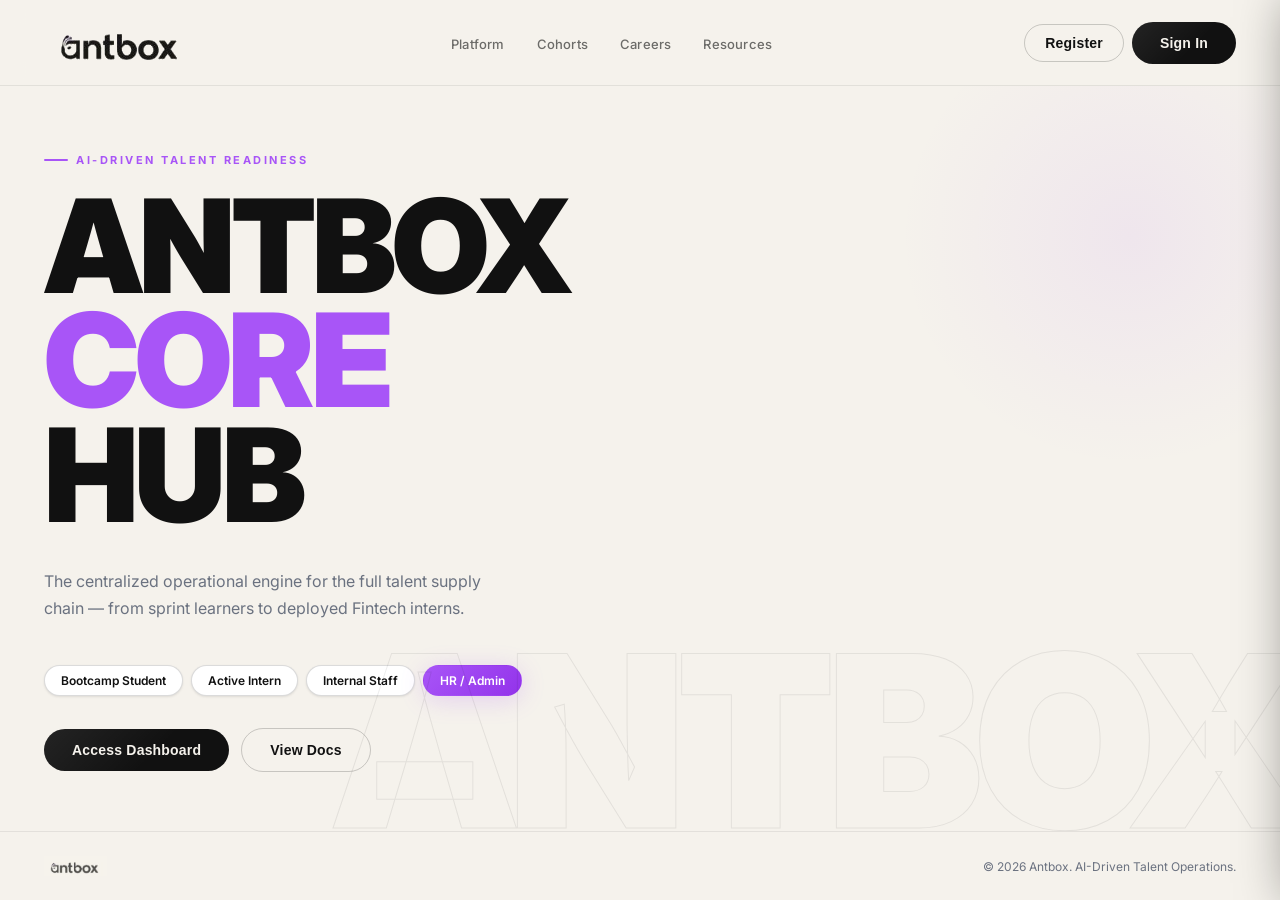
<file: frontend/index.html>
<!doctype html>
<html lang="en">
  <head>
    <link rel="icon" type="image/png" href="assets/favicon.png" />
    <meta charset="UTF-8" />
    <meta name="viewport" content="width=device-width, initial-scale=1.0" />
    <title>Antbox — Core Operational Hub</title>
    <link
      href="https://fonts.googleapis.com/css2?family=Inter:wght@300;400;500;600;700;800;900&display=swap"
      rel="stylesheet"
    />
    <link rel="stylesheet" href="styles/main.css" />
    <link rel="stylesheet" href="styles/antbox-brand.css" />
  </head>
  <body>
    <!-- ═══════════════════════════════ LANDING PAGE ═══════════════════════════════ -->
    <div id="landing-page">
      <nav class="landing-nav">
        <div class="landing-logo">
          <img
            src="assets/antbox-logo-transparent.png"
            alt="Antbox"
            class="nav-logo-img"
          />
        </div>
        <ul class="landing-nav-links">
          <li>
            <a
              href="https://theantbox.com/"
              target="_blank"
              rel="noopener noreferrer"
              >Platform</a
            >
          </li>
          <li><a href="cohorts.html">Cohorts</a></li>
          <li><a href="careers.html">Careers</a></li>
          <li><a href="resources.html">Resources</a></li>
        </ul>
        <div style="display: flex; gap: 8px; align-items: center">
          <button
            class="btn-ghost"
            onclick="openRegisterModal()"
            style="padding: 10px 20px"
          >
            Register
          </button>
          <button class="btn-primary" onclick="openLoginModal()">
            Sign In
          </button>
        </div>
      </nav>
      <div class="landing-hero">
        <div class="hero-label">AI-Driven Talent Readiness</div>
        <h1 class="hero-title">ANTBOX<br /><span>CORE</span><br />HUB</h1>
        <p class="hero-subtitle">
          The centralized operational engine for the full talent supply chain —
          from sprint learners to deployed Fintech interns.
        </p>

        <div class="role-pills">
          <span class="role-pill">Bootcamp Student</span>
          <span class="role-pill">Active Intern</span>
          <span class="role-pill">Internal Staff</span>
          <span class="role-pill active-purple">HR / Admin</span>
        </div>

        <div class="hero-cta-row">
          <button class="btn-primary" onclick="openLoginModal()">
            Access Dashboard
          </button>
          <button class="btn-ghost" onclick="openDocsModal()">View Docs</button>
        </div>

        <div class="hero-bg-text">ANTBOX</div>
      </div>

      <!-- ═══════════════════ LANDING SECTIONS ═══════════════════ -->

      <footer class="landing-footer">
        <div class="footer-logo">
          <img
            src="assets/antbox-logo.png"
            alt="Antbox"
            class="nav-logo-img"
            style="height: 20px; opacity: 0.75"
          />
        </div>
        <div style="font-size: 12px; color: var(--muted)">
          © 2026 Antbox. AI-Driven Talent Operations.
        </div>
      </footer>
    </div>

    <!-- ═══════════════════════════════ LOGIN MODAL ═══════════════════════════════ -->
    <div class="modal-overlay" id="loginModal">
      <div class="modal-card" style="position: relative">
        <button class="modal-close" onclick="closeLoginModal()">
          <svg
            xmlns="http://www.w3.org/2000/svg"
            width="14"
            height="14"
            viewBox="0 0 24 24"
            fill="none"
            stroke="currentColor"
            stroke-width="2.5"
            stroke-linecap="round"
            stroke-linejoin="round"
          >
            <path d="M18 6 6 18" />
            <path d="m6 6 12 12" />
          </svg>
        </button>
        <div class="modal-title">Sign In</div>
        <div class="modal-subtitle">
          Access your Antbox workspace via your role identity.
        </div>

        <div class="form-group">
          <label class="form-label">Email Address</label>
          <input
            type="email"
            class="form-input"
            placeholder="name@antbox.io"
            id="loginEmail"
          />
        </div>
        <div class="form-group">
          <label class="form-label">Password</label>
          <input
            type="password"
            class="form-input"
            placeholder="••••••••"
            id="loginPwd"
          />
        </div>
        <div class="form-group">
          <label class="form-label">Role Portal</label>
          <select class="form-select" id="loginRole">
            <option value="student">Bootcamp Student</option>

            <option value="intern">Active Intern</option>

            <option value="staff">Internal Staff</option>

            <option value="admin">HR / Admin</option>
          </select>
        </div>
        <button
          class="btn-primary"
          style="width: 100%; margin-top: 8px; border-radius: 12px"
          onclick="doLogin()"
        >
          Authenticate
        </button>
      </div>
    </div>

    <!-- ═══════════════════════════════ REGISTER MODAL ═══════════════════════════════ -->
    <div class="modal-overlay" id="registerModal">
      <div
        class="modal-card"
        style="position: relative; max-height: 90vh; overflow-y: auto"
      >
        <button class="modal-close" onclick="closeRegisterModal()">
          <svg
            xmlns="http://www.w3.org/2000/svg"
            width="14"
            height="14"
            viewBox="0 0 24 24"
            fill="none"
            stroke="currentColor"
            stroke-width="2.5"
            stroke-linecap="round"
            stroke-linejoin="round"
          >
            <path d="M18 6 6 18" />
            <path d="m6 6 12 12" />
          </svg>
        </button>
        <div class="modal-title">Create Account</div>
        <div class="modal-subtitle">
          Join Antbox — your role-based workspace awaits.
        </div>

        <div class="form-group">
          <label class="form-label">Full Name</label>
          <input
            type="text"
            class="form-input"
            placeholder="e.g. Priya Sharma"
            id="regName"
          />
        </div>
        <div class="form-group">
          <label class="form-label">Email Address</label>
          <input
            type="email"
            class="form-input"
            placeholder="name@antbox.io"
            id="regEmail"
          />
        </div>
        <div class="form-group">
          <label class="form-label">Password</label>
          <input
            type="password"
            class="form-input"
            placeholder="••••••••"
            id="regPwd"
          />
        </div>
        <div class="form-group">
          <label class="form-label">Confirm Password</label>
          <input
            type="password"
            class="form-input"
            placeholder="••••••••"
            id="regPwdConfirm"
          />
        </div>
        <div class="form-group">
          <label class="form-label">Role</label>
          <select class="form-select" id="regRole">
            <option value="student">Bootcamp Student</option>

            <option value="intern">Active Intern</option>

            <option value="staff">Internal Staff</option>

            <option value="admin">HR / Admin</option>
          </select>
        </div>
        <div class="form-group">
          <label class="form-label">Track</label>
          <select class="form-select" id="regTrack">
            <option value="SDE">SDE — Software Development</option>
            <option value="GTM">GTM — Go-To-Market / Product</option>
          </select>
        </div>
        <div class="form-group">
          <label class="form-label">College / Institution</label>
          <input
            type="text"
            class="form-input"
            placeholder="e.g. IIT Bombay"
            id="regCollege"
          />
        </div>
        <button
          class="btn-primary"
          style="width: 100%; margin-top: 8px; border-radius: 12px"
          onclick="doRegister()"
        >
          Create Account
        </button>
        <div
          style="
            text-align: center;
            margin-top: 16px;
            font-size: 12px;
            color: var(--muted);
          "
        >
          Already have an account?
          <a
            href="#"
            onclick="
              closeRegisterModal();
              openLoginModal();
              return false;
            "
            style="color: var(--purple); font-weight: 600"
            >Sign In</a
          >
        </div>
      </div>
    </div>

    <!-- ═══════════════════════════════ DOCS MODAL ═══════════════════════════════ -->
    <div class="modal-overlay" id="docsModal">
      <div
        class="modal-card"
        style="
          position: relative;
          width: 600px;
          max-width: 95vw;
          max-height: 88vh;
          overflow-y: auto;
        "
      >
        <button class="modal-close" onclick="closeDocsModal()">
          <svg
            xmlns="http://www.w3.org/2000/svg"
            width="14"
            height="14"
            viewBox="0 0 24 24"
            fill="none"
            stroke="currentColor"
            stroke-width="2.5"
            stroke-linecap="round"
            stroke-linejoin="round"
          >
            <path d="M18 6 6 18" />
            <path d="m6 6 12 12" />
          </svg>
        </button>
        <div class="modal-title" id="docsModalTitle">Documentation</div>
        <div class="modal-subtitle" id="docsModalSub"></div>
        <div id="docsModalBody" style="margin-top: 8px"></div>
      </div>
    </div>

    <!-- ═══════════════════════════════ NOTIFICATION DRAWER ═══════════════════════════════ -->
    <div id="notifDrawer" class="notif-drawer">
      <div class="notif-drawer-header">
        <div style="font-size: 15px; font-weight: 700">Notifications</div>
        <button
          onclick="closeNotifDrawer()"
          style="
            background: none;
            border: none;
            font-size: 18px;
            cursor: pointer;
            color: var(--cream);
            opacity: 0.6;
          "
        >
          <svg
            xmlns="http://www.w3.org/2000/svg"
            width="14"
            height="14"
            viewBox="0 0 24 24"
            fill="none"
            stroke="currentColor"
            stroke-width="2"
            stroke-linecap="round"
            stroke-linejoin="round"
            class="lucide-icon"
          >
            <path d="M18 6 6 18" />
            <path d="m6 6 12 12" />
          </svg>
        </button>
      </div>
      <div id="notifList" class="notif-list">
        <div
          style="
            text-align: center;
            padding: 32px;
            color: rgba(255, 255, 255, 0.3);
            font-size: 13px;
          "
        >
          Loading…
        </div>
      </div>
    </div>
    <div
      id="notifBackdrop"
      class="notif-backdrop"
      onclick="closeNotifDrawer()"
    ></div>

    <!-- ═══════════════════════════════ APP SHELL ═══════════════════════════════ -->
    <div id="app-shell">
      <!-- ── Sidebar ── -->
      <nav class="sidebar" id="sidebar">
        <div class="sidebar-header">
          <div class="sidebar-logo">
            <img
              src="assets/antbox-sidebar.png"
              alt="Antbox"
              class="sidebar-logo-img"
            />
          </div>
          <div
            style="
              display: flex;
              align-items: center;
              justify-content: space-between;
              margin-bottom: 12px;
            "
          >
            <div
              style="
                font-size: 11px;
                font-weight: 600;
                letter-spacing: 0.5px;
                color: rgba(255, 255, 255, 0.3);
                text-transform: uppercase;
              "
            >
              Workspace
            </div>
            <button
              id="notifBell"
              onclick="openNotifDrawer()"
              title="Notifications"
              style="
                position: relative;
                background: none;
                border: none;
                cursor: pointer;
                color: rgba(255, 255, 255, 0.4);
                font-size: 18px;
                padding: 4px;
                line-height: 1;
                transition: color 0.2s;
              "
              onmouseover="this.style.color = 'white'"
              onmouseout="this.style.color = 'rgba(255,255,255,0.4)'"
            >
              <svg
                xmlns="http://www.w3.org/2000/svg"
                width="16"
                height="16"
                viewBox="0 0 24 24"
                fill="none"
                stroke="currentColor"
                stroke-width="2"
                stroke-linecap="round"
                stroke-linejoin="round"
                class="lucide-icon"
              >
                <path d="M6 8a6 6 0 0 1 12 0c0 7 3 9 3 9H3s3-2 3-9" />
                <path d="M10.3 21a1.94 1.94 0 0 0 3.4 0" />
              </svg>
              <span id="notifBadge" class="notif-badge" style="display: none"
                >0</span
              >
            </button>
          </div>
          <div class="sidebar-user-card">
            <div class="sidebar-user-name" id="sidebarUserName">Loading…</div>
            <div class="sidebar-user-role" id="sidebarUserRole">—</div>
          </div>
        </div>

        <div class="sidebar-nav" id="sidebarNav">
          <!-- built by buildSidebar() -->
        </div>

        <div class="sidebar-footer">
          <button class="logout-btn" onclick="doLogout()">
            <svg
              width="16"
              height="16"
              viewBox="0 0 24 24"
              fill="none"
              stroke="currentColor"
              stroke-width="2"
              stroke-linecap="round"
            >
              <path d="M9 21H5a2 2 0 0 1-2-2V5a2 2 0 0 1 2-2h4" />
              <polyline points="16 17 21 12 16 7" />
              <line x1="21" y1="12" x2="9" y2="12" />
            </svg>
            Sign Out
          </button>
          <div class="connectivity-badge offline" id="connectivityBadge">
            <div class="conn-dot"></div>
            <span id="connectivityLabel">◌ Offline</span>
          </div>
        </div>
      </nav>

      <!-- ── Main Content ── -->
      <main class="main-content" id="mainContent">
        <!-- ──────────────── STUDENT VIEWS ──────────────── -->

        <div class="page-view" id="view-overview">
          <div class="page-header">
            <div>
              <div class="page-title" id="overviewTitle">Dashboard</div>
              <div class="page-desc" id="overviewDesc">
                Welcome back. Here's your operational snapshot.
              </div>
            </div>
            <div class="date-badge" id="dateBadge"></div>
          </div>
          <div class="stats-grid" id="statsRow"></div>
          <div class="content-grid thirds" id="overviewGrid"></div>
        </div>

        <div class="page-view" id="view-sprints">
          <div class="page-header">
            <div>
              <div class="page-title">Sprint Modules</div>
              <div class="page-desc">
                Your active learning track. Complete modules to boost readiness.
              </div>
            </div>
          </div>
          <div class="content-grid">
            <div class="card">
              <div class="card-header">
                <div class="card-title">Active Sprint — Week 4</div>
                <button class="card-action">View All</button>
              </div>
              <div class="card-body">
                <div class="sprint-item">
                  <div class="sprint-icon sde">
                    <svg
                      xmlns="http://www.w3.org/2000/svg"
                      width="16"
                      height="16"
                      viewBox="0 0 24 24"
                      fill="none"
                      stroke="currentColor"
                      stroke-width="2"
                      stroke-linecap="round"
                      stroke-linejoin="round"
                      class="lucide-icon"
                    >
                      <path d="m7.5 4.27 9 5.15" />
                      <path
                        d="M21 8a2 2 0 0 0-1-1.73l-7-4a2 2 0 0 0-2 0l-7 4A2 2 0 0 0 3 8v8a2 2 0 0 0 1 1.73l7 4a2 2 0 0 0 2 0l7-4A2 2 0 0 0 21 16Z"
                      />
                      <path d="m3.3 7 8.7 5 8.7-5" />
                      <path d="M12 22V12" />
                    </svg>
                  </div>
                  <div class="sprint-info">
                    <div class="sprint-title">REST API Design Patterns</div>
                    <div class="sprint-meta">SDE Track · 2h estimated</div>
                  </div>
                  <span class="sprint-status status-complete">Done</span>
                </div>
                <div class="sprint-item">
                  <div class="sprint-icon sde">
                    <svg
                      xmlns="http://www.w3.org/2000/svg"
                      width="16"
                      height="16"
                      viewBox="0 0 24 24"
                      fill="none"
                      stroke="currentColor"
                      stroke-width="2"
                      stroke-linecap="round"
                      stroke-linejoin="round"
                      class="lucide-icon"
                    >
                      <path
                        d="M14.7 6.3a1 1 0 0 0 0 1.4l1.6 1.6a1 1 0 0 0 1.4 0l3.77-3.77a6 6 0 0 1-7.94 7.94l-6.91 6.91a2.12 2.12 0 0 1-3-3l6.91-6.91a6 6 0 0 1 7.94-7.94l-3.76 3.76z"
                      />
                    </svg>
                  </div>
                  <div class="sprint-info">
                    <div class="sprint-title">PostgreSQL Schema Design</div>
                    <div class="sprint-meta">SDE Track · 3h estimated</div>
                  </div>
                  <span class="sprint-status status-complete">Done</span>
                </div>
                <div class="sprint-item">
                  <div class="sprint-icon sde">
                    <svg
                      xmlns="http://www.w3.org/2000/svg"
                      width="16"
                      height="16"
                      viewBox="0 0 24 24"
                      fill="none"
                      stroke="currentColor"
                      stroke-width="2"
                      stroke-linecap="round"
                      stroke-linejoin="round"
                      class="lucide-icon"
                    >
                      <circle cx="12" cy="12" r="1" />
                      <path
                        d="M20.2 20.2c2.04-2.03.02-7.36-4.5-11.9-4.54-4.52-9.87-6.54-11.9-4.5-2.04 2.03-.02 7.36 4.5 11.9 4.54 4.52 9.87 6.54 11.9 4.5Z"
                      />
                      <path
                        d="M15.7 15.7c4.52-4.54 6.54-9.87 4.5-11.9-2.03-2.04-7.36-.02-11.9 4.5-4.52 4.54-6.54 9.87-4.5 11.9 2.03 2.04 7.36.02 11.9-4.5Z"
                      />
                    </svg>
                  </div>
                  <div class="sprint-info">
                    <div class="sprint-title">React State Management</div>
                    <div class="sprint-meta">SDE Track · 4h estimated</div>
                  </div>
                  <span class="sprint-status status-active">In Progress</span>
                </div>
                <div class="sprint-item">
                  <div class="sprint-icon gtm">
                    <svg
                      xmlns="http://www.w3.org/2000/svg"
                      width="16"
                      height="16"
                      viewBox="0 0 24 24"
                      fill="none"
                      stroke="currentColor"
                      stroke-width="2"
                      stroke-linecap="round"
                      stroke-linejoin="round"
                      class="lucide-icon"
                    >
                      <line x1="18" x2="18" y1="20" y2="10" />
                      <line x1="12" x2="12" y1="20" y2="4" />
                      <line x1="6" x2="6" y1="20" y2="14" />
                    </svg>
                  </div>
                  <div class="sprint-info">
                    <div class="sprint-title">GTM Strategy Framework</div>
                    <div class="sprint-meta">GTM Track · 2.5h estimated</div>
                  </div>
                  <span class="sprint-status status-locked">Locked</span>
                </div>
                <div class="sprint-item">
                  <div class="sprint-icon sde">
                    <svg
                      xmlns="http://www.w3.org/2000/svg"
                      width="16"
                      height="16"
                      viewBox="0 0 24 24"
                      fill="none"
                      stroke="currentColor"
                      stroke-width="2"
                      stroke-linecap="round"
                      stroke-linejoin="round"
                      class="lucide-icon"
                    >
                      <path
                        d="M10 2v7.527a2 2 0 0 1-.211.896L4.72 20.55a1 1 0 0 0 .9 1.45h12.76a1 1 0 0 0 .9-1.45l-5.069-10.127A2 2 0 0 1 14 9.527V2"
                      />
                      <path d="M8.5 2h7" />
                      <path d="M7 16h10" />
                    </svg>
                  </div>
                  <div class="sprint-info">
                    <div class="sprint-title">Unit Testing with Jest</div>
                    <div class="sprint-meta">SDE Track · 3h estimated</div>
                  </div>
                  <span class="sprint-status status-locked">Locked</span>
                </div>
              </div>
            </div>

            <div class="card">
              <div class="card-header">
                <div class="card-title">Submit Assignment</div>
              </div>
              <div class="card-body">
                <div class="submission-form">
                  <div>
                    <label class="form-label">Track</label>
                    <div class="track-toggle">
                      <button
                        class="track-toggle-btn active"
                        id="trackSDE"
                        onclick="setTrack('SDE')"
                      >
                        SDE
                      </button>
                      <button
                        class="track-toggle-btn"
                        id="trackGTM"
                        onclick="setTrack('GTM')"
                      >
                        GTM / Product
                      </button>
                    </div>
                  </div>
                  <div>
                    <label class="form-label">Assignment Title</label>
                    <input
                      type="text"
                      class="form-input"
                      placeholder="e.g. Week 4 — REST API Build"
                    />
                  </div>
                  <div id="sdeSubmitField">
                    <label class="form-label">GitHub Repository URL</label>
                    <input
                      type="url"
                      class="form-input"
                      placeholder="https://github.com/user/repo"
                    />
                  </div>
                  <div id="gtmSubmitField" style="display: none">
                    <label class="form-label">Deck / Asset URL</label>
                    <input
                      type="url"
                      class="form-input"
                      placeholder="https://figma.com/... or slides link"
                    />
                  </div>
                  <button
                    class="btn-primary"
                    style="border-radius: 12px"
                    onclick="submitAssignment()"
                  >
                    Submit & Run Validation
                  </button>
                </div>
              </div>
            </div>
          </div>
        </div>

        <div class="page-view" id="view-readiness">
          <div class="page-header">
            <div>
              <div class="page-title">Readiness Score</div>
              <div class="page-desc">
                Multi-axis evaluation across pace, quality, and collaboration.
              </div>
            </div>
          </div>
          <div class="stats-grid cols-3" style="margin-bottom: 28px">
            <div class="stat-card purple-card">
              <div class="stat-label">Overall Score</div>
              <div class="stat-value">82</div>
              <div class="stat-delta">↑ +6 this week</div>
            </div>
            <div class="stat-card">
              <div class="stat-label">Submission Pace</div>
              <div class="stat-value">91</div>
              <div class="stat-delta">↑ On Track</div>
            </div>
            <div class="stat-card">
              <div class="stat-label">Review Score</div>
              <div class="stat-value">74</div>
              <div class="stat-delta down">↓ Needs work</div>
            </div>
          </div>
          <div class="content-grid">
            <div class="card">
              <div class="card-header">
                <div class="card-title">Axis Breakdown</div>
              </div>
              <div class="card-body">
                <div style="margin-bottom: 18px">
                  <div
                    style="
                      display: flex;
                      justify-content: space-between;
                      margin-bottom: 4px;
                      font-size: 13px;
                      font-weight: 600;
                    "
                  >
                    <span>Technical Depth</span><span>88%</span>
                  </div>
                  <div class="progress-bar-track">
                    <div class="progress-bar-fill" style="width: 88%"></div>
                  </div>
                </div>
                <div style="margin-bottom: 18px">
                  <div
                    style="
                      display: flex;
                      justify-content: space-between;
                      margin-bottom: 4px;
                      font-size: 13px;
                      font-weight: 600;
                    "
                  >
                    <span>Submission Pacing</span><span>91%</span>
                  </div>
                  <div class="progress-bar-track">
                    <div
                      class="progress-bar-fill green"
                      style="width: 91%"
                    ></div>
                  </div>
                </div>
                <div style="margin-bottom: 18px">
                  <div
                    style="
                      display: flex;
                      justify-content: space-between;
                      margin-bottom: 4px;
                      font-size: 13px;
                      font-weight: 600;
                    "
                  >
                    <span>Peer Review Quality</span><span>74%</span>
                  </div>
                  <div class="progress-bar-track">
                    <div
                      class="progress-bar-fill amber"
                      style="width: 74%"
                    ></div>
                  </div>
                </div>
                <div>
                  <div
                    style="
                      display: flex;
                      justify-content: space-between;
                      margin-bottom: 4px;
                      font-size: 13px;
                      font-weight: 600;
                    "
                  >
                    <span>Attendance Consistency</span><span>79%</span>
                  </div>
                  <div class="progress-bar-track">
                    <div class="progress-bar-fill" style="width: 79%"></div>
                  </div>
                </div>
              </div>
            </div>
            <div class="card">
              <div class="card-header">
                <div class="card-title">Attendance Heatmap</div>
                <span style="font-size: 11px; color: var(--muted)"
                  >June 2026</span
                >
              </div>
              <div class="card-body">
                <div
                  style="
                    display: grid;
                    grid-template-columns: repeat(7, 1fr);
                    gap: 3px;
                    margin-bottom: 8px;
                  "
                >
                  <div
                    style="
                      font-size: 10px;
                      color: var(--muted);
                      text-align: center;
                    "
                  >
                    M
                  </div>
                  <div
                    style="
                      font-size: 10px;
                      color: var(--muted);
                      text-align: center;
                    "
                  >
                    T
                  </div>
                  <div
                    style="
                      font-size: 10px;
                      color: var(--muted);
                      text-align: center;
                    "
                  >
                    W
                  </div>
                  <div
                    style="
                      font-size: 10px;
                      color: var(--muted);
                      text-align: center;
                    "
                  >
                    T
                  </div>
                  <div
                    style="
                      font-size: 10px;
                      color: var(--muted);
                      text-align: center;
                    "
                  >
                    F
                  </div>
                  <div
                    style="
                      font-size: 10px;
                      color: var(--muted);
                      text-align: center;
                    "
                  >
                    S
                  </div>
                  <div
                    style="
                      font-size: 10px;
                      color: var(--muted);
                      text-align: center;
                    "
                  >
                    S
                  </div>
                </div>
                <div class="att-grid" id="attGrid"></div>
                <div
                  style="
                    display: flex;
                    gap: 12px;
                    margin-top: 12px;
                    flex-wrap: wrap;
                  "
                >
                  <div
                    style="
                      display: flex;
                      align-items: center;
                      gap: 4px;
                      font-size: 11px;
                      color: var(--muted);
                    "
                  >
                    <div
                      style="
                        width: 10px;
                        height: 10px;
                        border-radius: 3px;
                        background: rgba(168, 85, 247, 0.2);
                      "
                    ></div>
                    Present
                  </div>
                  <div
                    style="
                      display: flex;
                      align-items: center;
                      gap: 4px;
                      font-size: 11px;
                      color: var(--muted);
                    "
                  >
                    <div
                      style="
                        width: 10px;
                        height: 10px;
                        border-radius: 3px;
                        background: rgba(232, 84, 84, 0.12);
                      "
                    ></div>
                    Absent
                  </div>
                  <div
                    style="
                      display: flex;
                      align-items: center;
                      gap: 4px;
                      font-size: 11px;
                      color: var(--muted);
                    "
                  >
                    <div
                      style="
                        width: 10px;
                        height: 10px;
                        border-radius: 3px;
                        background: rgba(245, 158, 11, 0.12);
                      "
                    ></div>
                    Leave
                  </div>
                </div>
              </div>
            </div>
          </div>
        </div>

        <div class="page-view" id="view-leave">
          <div class="page-header">
            <div>
              <div class="page-title">Leave Request</div>
              <div class="page-desc">
                Submit absence requests. HR will receive an approval email.
              </div>
            </div>
          </div>
          <div class="content-grid">
            <div class="card">
              <div class="card-header">
                <div class="card-title">New Leave Request</div>
              </div>
              <div class="card-body">
                <div class="submission-form">
                  <div>
                    <label class="form-label">From Date</label
                    ><input type="date" class="form-input" />
                  </div>
                  <div>
                    <label class="form-label">To Date</label
                    ><input type="date" class="form-input" />
                  </div>
                  <div>
                    <label class="form-label">Reason</label
                    ><input
                      type="text"
                      class="form-input"
                      placeholder="e.g. Medical appointment"
                    />
                  </div>
                  <button
                    class="btn-primary"
                    style="border-radius: 12px"
                    onclick="submitLeave()"
                  >
                    Submit Request → HR Inbox
                  </button>
                </div>
              </div>
            </div>
            <div class="card">
              <div class="card-header">
                <div class="card-title">Leave Balance</div>
              </div>
              <div class="card-body">
                <div class="ledger-row">
                  <span class="ledger-key">Total Allocated Days</span
                  ><span class="ledger-val">18</span>
                </div>
                <div class="ledger-row">
                  <span class="ledger-key">Used (Approved)</span
                  ><span class="ledger-val negative">−5</span>
                </div>
                <div class="ledger-row">
                  <span class="ledger-key">Pending Review</span
                  ><span class="ledger-val" style="color: var(--amber)">2</span>
                </div>
                <div
                  class="ledger-row"
                  style="
                    border-top: 1px solid var(--dark);
                    margin-top: 8px;
                    padding-top: 14px;
                  "
                >
                  <span style="font-weight: 700">Available Balance</span>
                  <span class="ledger-total">11 days</span>
                </div>
              </div>
            </div>
          </div>
        </div>

        <!-- ──────────────── INTERN / DEPLOYED VIEWS ──────────────── -->

        <div class="page-view" id="view-checkin">
          <div class="page-header">
            <div>
              <div class="page-title">Check-In / Out</div>
              <div class="page-desc">Log your daily operational presence.</div>
            </div>
          </div>
          <div class="content-grid">
            <div class="card">
              <div class="card-header">
                <div class="card-title">Today's Session</div>
              </div>
              <div class="card-body">
                <div class="checkin-widget">
                  <div class="checkin-time">
                    <div class="checkin-clock" id="liveClock">--:--:--</div>
                    <div class="checkin-date" id="liveDate">--</div>
                  </div>
                  <div
                    style="
                      text-align: center;
                      font-size: 13px;
                      color: var(--muted);
                      padding: 8px;
                    "
                  >
                    Status:
                    <strong style="color: var(--dark)" id="checkinStatusText"
                      >Not Checked In</strong
                    >
                  </div>
                  <div class="checkin-btns">
                    <button class="btn-checkin in" onclick="doCheckIn()">
                      ↗ Check In
                    </button>
                    <button class="btn-checkin out" onclick="doCheckOut()">
                      ↙ Check Out
                    </button>
                  </div>
                </div>
              </div>
            </div>
            <div class="card">
              <div class="card-header">
                <div class="card-title">This Week's Log</div>
              </div>
              <div class="card-body">
                <table class="data-table">
                  <thead>
                    <tr>
                      <th>Date</th>
                      <th>Check In</th>
                      <th>Check Out</th>
                      <th>Hours</th>
                    </tr>
                  </thead>
                  <tbody>
                    <tr>
                      <td>Mon, Jun 2</td>
                      <td>09:02 AM</td>
                      <td>06:15 PM</td>
                      <td style="font-weight: 700">9h 13m</td>
                    </tr>
                    <tr>
                      <td>Tue, Jun 3</td>
                      <td>09:17 AM</td>
                      <td>06:00 PM</td>
                      <td style="font-weight: 700">8h 43m</td>
                    </tr>
                    <tr>
                      <td>Wed, Jun 4</td>
                      <td>08:55 AM</td>
                      <td>06:30 PM</td>
                      <td style="font-weight: 700">9h 35m</td>
                    </tr>
                    <tr>
                      <td>Thu, Jun 5</td>
                      <td>
                        <span style="color: var(--amber); font-weight: 600"
                          >Leave</span
                        >
                      </td>
                      <td>—</td>
                      <td>—</td>
                    </tr>
                    <tr>
                      <td>Fri, Jun 6</td>
                      <td>09:10 AM</td>
                      <td>05:50 PM</td>
                      <td style="font-weight: 700">8h 40m</td>
                    </tr>
                  </tbody>
                </table>
              </div>
            </div>
          </div>
        </div>

        <div class="page-view" id="view-ppo">
          <div class="page-header">
            <div>
              <div class="page-title">PPO Tracker</div>
              <div class="page-desc">
                Monitor your client deployment milestones and conversion
                readiness.
              </div>
            </div>
          </div>
          <div class="ppo-track">
            <div class="ppo-header">
              <div>
                <div class="ppo-company">Razorpay Fintech — Deployment</div>
                <div style="font-size: 12px; color: var(--muted)">
                  SDE Track · Started March 2026
                </div>
              </div>
              <div class="ppo-pct">72%</div>
            </div>
            <div class="progress-bar-track" style="margin: 0">
              <div class="progress-bar-fill" style="width: 72%"></div>
            </div>
            <div class="ppo-milestones">
              <div class="ppo-step">
                <div class="ppo-dot done"></div>
                <div class="ppo-step-label">Pool</div>
              </div>
              <div class="ppo-step">
                <div class="ppo-dot done"></div>
                <div class="ppo-step-label">Selected</div>
              </div>
              <div class="ppo-step">
                <div class="ppo-dot current"></div>
                <div class="ppo-step-label">Active</div>
              </div>
              <div class="ppo-step">
                <div class="ppo-dot"></div>
                <div class="ppo-step-label">PPO Review</div>
              </div>
              <div class="ppo-step">
                <div class="ppo-dot"></div>
                <div class="ppo-step-label">Confirmed</div>
              </div>
            </div>
          </div>
          <div class="content-grid">
            <div class="card">
              <div class="card-header">
                <div class="card-title">Client Time Allocation</div>
              </div>
              <div class="card-body">
                <div class="submission-form">
                  <div>
                    <label class="form-label">Project / Task Reference</label
                    ><input
                      type="text"
                      class="form-input"
                      placeholder="e.g. Payment Gateway — Sprint 3"
                    />
                  </div>
                  <div
                    style="
                      display: grid;
                      grid-template-columns: 1fr 1fr;
                      gap: 10px;
                    "
                  >
                    <div>
                      <label class="form-label">Date</label
                      ><input type="date" class="form-input" />
                    </div>
                    <div>
                      <label class="form-label">Hours Logged</label
                      ><input
                        type="number"
                        class="form-input"
                        placeholder="8"
                        min="1"
                        max="12"
                      />
                    </div>
                  </div>
                  <button
                    class="btn-primary"
                    style="border-radius: 12px"
                    onclick="showToast('Time sheet submitted', 'success')"
                  >
                    Log Hours
                  </button>
                </div>
              </div>
            </div>
            <div class="card">
              <div class="card-header">
                <div class="card-title">PPO Conversion Metrics</div>
              </div>
              <div class="card-body">
                <div class="ledger-row">
                  <span class="ledger-key">Days Active at Client</span
                  ><span class="ledger-val">87</span>
                </div>
                <div class="ledger-row">
                  <span class="ledger-key">Tasks Completed</span
                  ><span class="ledger-val">34 / 40</span>
                </div>
                <div class="ledger-row">
                  <span class="ledger-key">Client Rating</span
                  ><span class="ledger-val" style="color: var(--green)"
                    >4.6 / 5</span
                  >
                </div>
                <div class="ledger-row">
                  <span class="ledger-key">Readiness Score</span
                  ><span class="ledger-val" style="color: var(--purple)"
                    >82 / 100</span
                  >
                </div>
                <div
                  style="
                    margin-top: 12px;
                    padding: 12px;
                    background: rgba(168, 85, 247, 0.06);
                    border-radius: 10px;
                    font-size: 12px;
                    color: var(--muted);
                  "
                >
                  You need
                  <strong style="color: var(--purple)">+3 more tasks</strong>
                  and a
                  <strong style="color: var(--purple)"
                    >client rating above 4.5</strong
                  >
                  to trigger PPO review.
                </div>
              </div>
            </div>
          </div>
        </div>

        <!-- ──────────────── STAFF VIEWS ──────────────── -->

        <div class="page-view" id="view-pipeline">
          <div class="page-header">
            <div>
              <div class="page-title">B2B Pipeline</div>
              <div class="page-desc">
                Enterprise client registry and deployment matching board.
              </div>
            </div>
            <button
              class="btn-primary"
              onclick="showToast('New client form opened', 'info')"
            >
              + Add Client
            </button>
          </div>
          <div class="content-grid">
            <div class="card">
              <div class="card-header">
                <div class="card-title">Active Pipelines</div>
                <button class="card-action">Export</button>
              </div>
              <div class="card-body" style="padding: 0 20px">
                <div class="pipeline-row">
                  <div class="pipeline-company-icon">RZ</div>
                  <div class="pipeline-info">
                    <div class="pipeline-company">Razorpay</div>
                    <div class="pipeline-stage">
                      Active Deployment · 3 interns
                    </div>
                  </div>
                  <span class="sprint-status status-active">Live</span>
                </div>
                <div class="pipeline-row">
                  <div
                    class="pipeline-company-icon"
                    style="background: var(--purple)"
                  >
                    PB
                  </div>
                  <div class="pipeline-info">
                    <div class="pipeline-company">PayByMe</div>
                    <div class="pipeline-stage">
                      Final Selection Stage · 1 intern
                    </div>
                  </div>
                  <span class="sprint-status status-pending">Pending</span>
                </div>
                <div class="pipeline-row">
                  <div
                    class="pipeline-company-icon"
                    style="background: #3b82f6"
                  >
                    FI
                  </div>
                  <div class="pipeline-info">
                    <div class="pipeline-company">FinIQ Capital</div>
                    <div class="pipeline-stage">
                      Initial Outreach · Proposal sent
                    </div>
                  </div>
                  <span class="sprint-status status-locked">Prospect</span>
                </div>
                <div class="pipeline-row">
                  <div
                    class="pipeline-company-icon"
                    style="background: var(--amber)"
                  >
                    KY
                  </div>
                  <div class="pipeline-info">
                    <div class="pipeline-company">Kyash Payments</div>
                    <div class="pipeline-stage">
                      Active Deployment · 2 interns
                    </div>
                  </div>
                  <span class="sprint-status status-ppo">PPO Stage</span>
                </div>
              </div>
            </div>
            <div class="card">
              <div class="card-header">
                <div class="card-title">Deployment Kanban</div>
              </div>
              <div class="card-body" style="overflow-x: auto">
                <div class="kanban-board">
                  <div class="kanban-col">
                    <div class="kanban-col-header">
                      <span class="kanban-col-title">MATCHING POOL</span
                      ><span class="kanban-count">3</span>
                    </div>
                    <div class="kanban-card" draggable="true">
                      <div class="kanban-card-name">Aryan Mehta</div>
                      <div class="kanban-card-meta">SDE · Cohort 6</div>
                      <div class="kanban-card-score">
                        <span class="score-badge">88</span
                        ><span style="font-size: 10px; color: var(--muted)"
                          >React, Node</span
                        >
                      </div>
                    </div>
                    <div class="kanban-card" draggable="true">
                      <div class="kanban-card-name">Priya Sharma</div>
                      <div class="kanban-card-meta">GTM · Cohort 6</div>
                      <div class="kanban-card-score">
                        <span class="score-badge">91</span
                        ><span style="font-size: 10px; color: var(--muted)"
                          >Deck, Figma</span
                        >
                      </div>
                    </div>
                  </div>
                  <div class="kanban-col">
                    <div class="kanban-col-header">
                      <span class="kanban-col-title">FINTECH SELECTION</span
                      ><span class="kanban-count">2</span>
                    </div>
                    <div class="kanban-card" draggable="true">
                      <div class="kanban-card-name">Rohan Das</div>
                      <div class="kanban-card-meta">SDE · Cohort 5</div>
                      <div class="kanban-card-score">
                        <span class="score-badge">85</span
                        ><span style="font-size: 10px; color: var(--muted)"
                          >Python, SQL</span
                        >
                      </div>
                    </div>
                  </div>
                  <div class="kanban-col">
                    <div class="kanban-col-header">
                      <span class="kanban-col-title">ACTIVE DEPLOY</span
                      ><span class="kanban-count">4</span>
                    </div>
                    <div class="kanban-card" draggable="true">
                      <div class="kanban-card-name">Kavya Nair</div>
                      <div class="kanban-card-meta">SDE · Razorpay</div>
                      <div class="kanban-card-score">
                        <span
                          class="score-badge"
                          style="
                            background: rgba(111, 207, 74, 0.15);
                            color: #3a7a1f;
                          "
                          >82</span
                        ><span style="font-size: 10px; color: var(--muted)"
                          >72% PPO</span
                        >
                      </div>
                    </div>
                    <div class="kanban-card" draggable="true">
                      <div class="kanban-card-name">Dev Patel</div>
                      <div class="kanban-card-meta">GTM · Kyash</div>
                      <div class="kanban-card-score">
                        <span
                          class="score-badge"
                          style="
                            background: rgba(111, 207, 74, 0.15);
                            color: #3a7a1f;
                          "
                          >79</span
                        ><span style="font-size: 10px; color: var(--muted)"
                          >65% PPO</span
                        >
                      </div>
                    </div>
                  </div>
                  <div class="kanban-col">
                    <div class="kanban-col-header">
                      <span class="kanban-col-title">PPO CONFIRMED</span
                      ><span class="kanban-count">1</span>
                    </div>
                    <div
                      class="kanban-card"
                      draggable="true"
                      style="border-color: var(--green)"
                    >
                      <div class="kanban-card-name">Simran Bajaj</div>
                      <div class="kanban-card-meta">SDE · Kyash</div>
                      <div class="kanban-card-score">
                        <span
                          class="score-badge"
                          style="
                            background: rgba(111, 207, 74, 0.15);
                            color: #3a7a1f;
                          "
                          >96</span
                        ><span
                          style="
                            font-size: 10px;
                            color: var(--green);
                            font-weight: 700;
                          "
                          >Alumni</span
                        >
                      </div>
                    </div>
                  </div>
                </div>
              </div>
            </div>
          </div>
        </div>

        <div class="page-view" id="view-talent">
          <div class="page-header">
            <div>
              <div class="page-title">Talent Shortlister</div>
              <div class="page-desc">
                Filter and match high-readiness candidates to partner
                requisitions.
              </div>
            </div>
          </div>
          <div class="search-bar">
            <input
              type="text"
              class="search-input"
              placeholder="Search by name, skills, or track…"
              id="talentSearch"
              oninput="filterTalent()"
            />
            <button
              class="filter-chip active"
              id="chipAll"
              onclick="setChip('all')"
            >
              All
            </button>
            <button class="filter-chip" id="chipSDE" onclick="setChip('sde')">
              SDE
            </button>
            <button class="filter-chip" id="chipGTM" onclick="setChip('gtm')">
              GTM
            </button>
            <button class="filter-chip" id="chip85" onclick="setChip('high')">
              Score ≥ 85
            </button>
          </div>
          <div class="card">
            <div class="card-header">
              <div class="card-title">Candidate Pool</div>
              <span
                style="font-size: 12px; color: var(--muted)"
                id="talentCount"
                >12 profiles</span
              >
            </div>
            <div class="card-body" style="padding: 0">
              <table class="data-table">
                <thead>
                  <tr>
                    <th>Candidate</th>
                    <th>Track</th>
                    <th>Skills</th>
                    <th>Score</th>
                    <th>Status</th>
                    <th>Action</th>
                  </tr>
                </thead>
                <tbody id="talentBody"></tbody>
              </table>
            </div>
          </div>
        </div>

        <!-- ──────────────── HR VIEWS ──────────────── -->

        <div class="page-view" id="view-hr-leave">
          <div class="page-header">
            <div>
              <div class="page-title">Leave Approvals</div>
              <div class="page-desc">
                Incoming leave requests awaiting authorization. Email webhooks
                active.
              </div>
            </div>
            <div style="display: flex; gap: 8px; align-items: center">
              <div
                style="
                  width: 8px;
                  height: 8px;
                  border-radius: 50%;
                  background: var(--green);
                  animation: pulse-dot 1.8s ease-in-out infinite;
                "
              ></div>
              <span style="font-size: 12px; color: var(--muted)"
                >Email Webhook Live</span
              >
            </div>
          </div>
          <div id="leaveRequestList"></div>
        </div>

        <div class="page-view" id="view-org">
          <div class="page-header">
            <div>
              <div class="page-title">Identity Control</div>
              <div class="page-desc">
                Upgrade Demo IDs to Real IDs and manage onboarding flows.
              </div>
            </div>
          </div>
          <div class="card">
            <div class="card-header">
              <div class="card-title">User Registry</div>
              <button class="card-action" onclick="openAddUserModal()">
                + Add User
              </button>
            </div>
            <div class="card-body" style="padding: 0">
              <table class="data-table">
                <thead>
                  <tr>
                    <th>User</th>
                    <th>Role</th>
                    <th>Identity</th>
                    <th>Track</th>
                    <th>Joined</th>
                    <th>Action</th>
                  </tr>
                </thead>
                <tbody id="userRegistryBody"></tbody>
              </table>
            </div>
          </div>
        </div>

        <!-- Cohort Manager and Analytics views injected by hr.js at runtime -->

        <!-- ──────────────── PAYROLL VIEWS ──────────────── -->
        <!-- view-stipend: Intern sees personal stipend | HR sees stipend processor (rendered by payroll-ui.js) -->
        <!-- view-salary: Staff personal salary (rendered by payroll-ui.js) -->
        <!-- view-payroll-engine: HR full ledger (rendered by payroll-ui.js) -->
        <!-- view-stipend-processor: HR stipend batch (rendered by payroll-ui.js) -->
        <!-- view-payroll-analytics: HR analytics (rendered by payroll-ui.js) -->
        <div class="page-view" id="view-stipend">
          <div
            style="
              display: flex;
              flex-direction: column;
              align-items: center;
              justify-content: center;
              min-height: 300px;
              gap: 12px;
              color: var(--muted);
            "
          >
            <div class="card-icon-lg">
              <svg
                xmlns="http://www.w3.org/2000/svg"
                width="40"
                height="40"
                viewBox="0 0 24 24"
                fill="none"
                stroke="currentColor"
                stroke-width="2"
                stroke-linecap="round"
                stroke-linejoin="round"
                class="lucide-icon"
              >
                <path d="M21 12V7H5a2 2 0 0 1 0-4h14v4" />
                <path d="M3 5v14a2 2 0 0 0 2 2h16v-5" />
                <path d="M18 12a2 2 0 0 0 0 4h4v-4Z" />
              </svg>
            </div>
            <div style="font-size: 15px">Loading stipend…</div>
          </div>
        </div>
        <div class="page-view" id="view-salary">
          <div
            style="
              display: flex;
              flex-direction: column;
              align-items: center;
              justify-content: center;
              min-height: 300px;
              gap: 12px;
              color: var(--muted);
            "
          >
            <div class="card-icon-lg">
              <svg
                xmlns="http://www.w3.org/2000/svg"
                width="40"
                height="40"
                viewBox="0 0 24 24"
                fill="none"
                stroke="currentColor"
                stroke-width="2"
                stroke-linecap="round"
                stroke-linejoin="round"
                class="lucide-icon"
              >
                <line x1="12" x2="12" y1="2" y2="22" />
                <path d="M17 5H9.5a3.5 3.5 0 0 0 0 7h5a3.5 3.5 0 0 1 0 7H6" />
              </svg>
            </div>
            <div style="font-size: 15px">Loading salary…</div>
          </div>
        </div>
        <div class="page-view" id="view-payroll-engine">
          <div
            style="
              display: flex;
              flex-direction: column;
              align-items: center;
              justify-content: center;
              min-height: 300px;
              gap: 12px;
              color: var(--muted);
            "
          >
            <div class="card-icon-lg">
              <svg
                xmlns="http://www.w3.org/2000/svg"
                width="40"
                height="40"
                viewBox="0 0 24 24"
                fill="none"
                stroke="currentColor"
                stroke-width="2"
                stroke-linecap="round"
                stroke-linejoin="round"
                class="lucide-icon"
              >
                <path
                  d="M15 2H6a2 2 0 0 0-2 2v16a2 2 0 0 0 2 2h12a2 2 0 0 0 2-2V7Z"
                />
                <path d="M14 2v4a2 2 0 0 0 2 2h4" />
                <path d="M10 9H8" />
                <path d="M16 13H8" />
                <path d="M16 17H8" />
              </svg>
            </div>
            <div style="font-size: 15px">Loading payroll engine…</div>
          </div>
        </div>
        <div class="page-view" id="view-stipend-processor">
          <div
            style="
              display: flex;
              flex-direction: column;
              align-items: center;
              justify-content: center;
              min-height: 300px;
              gap: 12px;
              color: var(--muted);
            "
          >
            <div class="card-icon-lg">
              <svg
                xmlns="http://www.w3.org/2000/svg"
                width="40"
                height="40"
                viewBox="0 0 24 24"
                fill="none"
                stroke="currentColor"
                stroke-width="2"
                stroke-linecap="round"
                stroke-linejoin="round"
                class="lucide-icon"
              >
                <path
                  d="M12.22 2h-.44a2 2 0 0 0-2 2v.18a2 2 0 0 1-1 1.73l-.43.25a2 2 0 0 1-2 0l-.15-.08a2 2 0 0 0-2.73.73l-.22.38a2 2 0 0 0 .73 2.73l.15.1a2 2 0 0 1 1 1.72v.51a2 2 0 0 1-1 1.74l-.15.09a2 2 0 0 0-.73 2.73l.22.38a2 2 0 0 0 2.73.73l.15-.08a2 2 0 0 1 2 0l.43.25a2 2 0 0 1 1 1.73V20a2 2 0 0 0 2 2h.44a2 2 0 0 0 2-2v-.18a2 2 0 0 1 1-1.73l.43-.25a2 2 0 0 1 2 0l.15.08a2 2 0 0 0 2.73-.73l.22-.39a2 2 0 0 0-.73-2.73l-.15-.08a2 2 0 0 1-1-1.74v-.5a2 2 0 0 1 1-1.74l.15-.09a2 2 0 0 0 .73-2.73l-.22-.38a2 2 0 0 0-2.73-.73l-.15.08a2 2 0 0 1-2 0l-.43-.25a2 2 0 0 1-1-1.73V4a2 2 0 0 0-2-2z"
                />
                <circle cx="12" cy="12" r="3" />
              </svg>
            </div>
            <div style="font-size: 15px">Loading stipend processor…</div>
          </div>
        </div>
        <div class="page-view" id="view-payroll-analytics">
          <div
            style="
              display: flex;
              flex-direction: column;
              align-items: center;
              justify-content: center;
              min-height: 300px;
              gap: 12px;
              color: var(--muted);
            "
          >
            <div class="card-icon-lg">
              <svg
                xmlns="http://www.w3.org/2000/svg"
                width="40"
                height="40"
                viewBox="0 0 24 24"
                fill="none"
                stroke="currentColor"
                stroke-width="2"
                stroke-linecap="round"
                stroke-linejoin="round"
                class="lucide-icon"
              >
                <line x1="18" x2="18" y1="20" y2="10" />
                <line x1="12" x2="12" y1="20" y2="4" />
                <line x1="6" x2="6" y1="20" y2="14" />
              </svg>
            </div>
            <div style="font-size: 15px">Loading analytics…</div>
          </div>
        </div>
        <!-- LEGACY: view-payroll kept for compatibility, redirected by JS -->
        <div class="page-view" id="view-payroll">
          <div class="page-header">
            <div>
              <div class="page-title">My Payroll</div>
              <div class="page-desc">
                Your stipend history, deductions and payment status.
              </div>
            </div>
            <button class="btn-primary" onclick="exportPayrollCSV()">
              Export CSV
            </button>
          </div>
          <div class="stats-grid cols-3" id="payrollStatsRow">
            <div class="stat-card purple-card">
              <div class="stat-label">This Month</div>
              <div class="stat-value" id="ps-thisMonth">—</div>
              <div class="stat-delta" id="ps-month">Loading…</div>
            </div>
            <div class="stat-card">
              <div class="stat-label">Total Received</div>
              <div class="stat-value" id="ps-total">—</div>
              <div class="stat-delta">All time</div>
            </div>
            <div class="stat-card dark-card">
              <div class="stat-label">Deductions</div>
              <div class="stat-value" id="ps-deductions">—</div>
              <div class="stat-delta">This month</div>
            </div>
          </div>
          <div class="card">
            <div class="card-header">
              <div class="card-title">Payroll History</div>
              <span
                id="payrollStatusMsg"
                style="font-size: 12px; color: var(--muted)"
              ></span>
            </div>
            <div class="card-body" style="padding: 0">
              <table class="data-table">
                <thead>
                  <tr>
                    <th>Month</th>
                    <th>Employee / Role</th>
                    <th>Base</th>
                    <th>Bonus</th>
                    <th>Deductions</th>
                    <th>Net Pay</th>
                    <th>Status</th>
                  </tr>
                </thead>
                <tbody id="payrollTableBody">
                  <tr>
                    <td
                      colspan="7"
                      style="
                        text-align: center;
                        padding: 24px;
                        color: var(--muted);
                      "
                    >
                      Loading payroll data…
                    </td>
                  </tr>
                </tbody>
              </table>
            </div>
          </div>
        </div>

        <!-- ──────────────── COHORT MANAGEMENT ──────────────── -->
        <div class="page-view" id="view-cohorts">
          <div class="page-header">
            <div>
              <div class="page-title">Cohort Manager</div>
              <div class="page-desc">
                Create cohorts, assign students, monitor readiness and pipeline.
              </div>
            </div>
            <button class="btn-primary" onclick="openCohortCreateModal()">
              + New Cohort
            </button>
          </div>
          <div
            id="cohortGrid"
            class="ls-cards"
            style="margin-bottom: 24px"
          ></div>
          <div class="card">
            <div class="card-header">
              <div class="card-title">Student Assignment</div>
              <button class="card-action" onclick="refreshCohorts()">
                ↻ Refresh
              </button>
            </div>
            <div class="card-body" style="padding: 0">
              <table class="data-table">
                <thead>
                  <tr>
                    <th>Student</th>
                    <th>Cohort</th>
                    <th>Track</th>
                    <th>Readiness</th>
                    <th>Status</th>
                    <th>Action</th>
                  </tr>
                </thead>
                <tbody id="cohortStudentBody">
                  <tr>
                    <td
                      colspan="6"
                      style="
                        text-align: center;
                        padding: 24px;
                        color: var(--muted);
                      "
                    >
                      Loading students…
                    </td>
                  </tr>
                </tbody>
              </table>
            </div>
          </div>
        </div>

        <!-- ──────────────── COHORT CREATE MODAL (inline) ──────────────── -->
        <div class="modal-overlay" id="cohortModal">
          <div class="modal-card" style="position: relative">
            <button class="modal-close" onclick="closeCohortCreateModal()">
              <svg
                xmlns="http://www.w3.org/2000/svg"
                width="14"
                height="14"
                viewBox="0 0 24 24"
                fill="none"
                stroke="currentColor"
                stroke-width="2"
                stroke-linecap="round"
                stroke-linejoin="round"
                class="lucide-icon"
              >
                <path d="M18 6 6 18" />
                <path d="m6 6 12 12" />
              </svg>
            </button>
            <div class="modal-title">New Cohort</div>
            <div class="modal-subtitle">
              Set up a new training cohort intake.
            </div>
            <div class="form-group">
              <label class="form-label">Cohort Name</label
              ><input
                type="text"
                class="form-input"
                placeholder="e.g. Cohort 8 — July 2026"
                id="cohortName"
              />
            </div>
            <div class="form-group">
              <label class="form-label">Start Date</label
              ><input type="date" class="form-input" id="cohortStart" />
            </div>
            <div class="form-group">
              <label class="form-label">Track</label
              ><select class="form-select" id="cohortTrack">
                <option value="SDE">SDE</option>
                <option value="GTM">GTM</option>
                <option value="Both">Both Tracks</option>
              </select>
            </div>
            <div class="form-group">
              <label class="form-label">Max Capacity</label
              ><input
                type="number"
                class="form-input"
                placeholder="60"
                id="cohortCapacity"
              />
            </div>
            <button
              class="btn-primary"
              style="width: 100%; margin-top: 8px; border-radius: 12px"
              onclick="createCohort()"
            >
              Create Cohort
            </button>
          </div>
        </div>
      </main>
    </div>

    <!-- ═══════════════════════════════ TOAST CONTAINER ═══════════════════════════════ -->
    <div class="toast-container" id="toastContainer"></div>

    <!-- ═══════════════════════════════ ENTRY POINT ═══════════════════════════════ -->
    <script src="scripts/app.js"></script>

    <script src="modules/auth.js"></script>
    <script src="modules/student.js"></script>
    <script src="modules/staff.js"></script>
    <script src="modules/hr.js"></script>

    <script src="modules/landing.js"></script>
    <script src="modules/register.js"></script>
    <script src="modules/notifications.js"></script>
    <script src="modules/leave_ui.js"></script>
    <script src="modules/payroll-ui.js"></script>
    <script src="modules/cohorts-ui.js"></script>
    <script src="modules/tasks-ui.js"></script>

    <!-- ══════════════ ADD USER MODAL ══════════════ -->
    <div class="modal-overlay" id="addUserModal">
      <div
        class="modal-card"
        style="
          width: 460px;
          max-width: 95vw;
          position: relative;
          padding: 36px 40px;
        "
      >
        <button class="modal-close" onclick="closeAddUserModal()">
          <svg
            xmlns="http://www.w3.org/2000/svg"
            width="14"
            height="14"
            viewBox="0 0 24 24"
            fill="none"
            stroke="currentColor"
            stroke-width="2.5"
            stroke-linecap="round"
            stroke-linejoin="round"
          >
            <path d="M18 6 6 18" />
            <path d="m6 6 12 12" />
          </svg>
        </button>
        <div class="modal-title" style="font-size: 22px; margin-bottom: 4px">
          Add New User
        </div>
        <div class="modal-subtitle">Create a new account in the registry</div>
        <div class="form-group">
          <label class="form-label">Full Name</label>
          <input
            class="form-input"
            id="auName"
            type="text"
            placeholder="e.g. Priya Singh"
          />
        </div>
        <div class="form-group">
          <label class="form-label">Email</label>
          <input
            class="form-input"
            id="auEmail"
            type="email"
            placeholder="user@antbox.io"
          />
        </div>
        <div class="form-group">
          <label class="form-label">Password</label>
          <input
            class="form-input"
            id="auPwd"
            type="password"
            placeholder="Min. 6 characters"
          />
        </div>
        <div style="display: grid; grid-template-columns: 1fr 1fr; gap: 12px">
          <div class="form-group">
            <label class="form-label">Role</label>
            <select
              class="form-input"
              id="auRole"
              style="border-radius: 12px; cursor: pointer"
            >
              <option value="student">Bootcamp Student</option>
              <option value="intern">Active Intern</option>
              <option value="staff">Internal Staff</option>
              <option value="admin">HR / Admin</option>
            </select>
          </div>
          <div class="form-group">
            <label class="form-label">Track</label>
            <select
              class="form-input"
              id="auTrack"
              style="border-radius: 12px; cursor: pointer"
            >
              <option value="SDE">SDE</option>
              <option value="GTM">GTM</option>
              <option value="PROD">PROD</option>
              <option value="OPS">OPS</option>
            </select>
          </div>
        </div>
        <div class="form-group">
          <label class="form-label">College / Organisation (optional)</label>
          <input
            class="form-input"
            id="auCollege"
            type="text"
            placeholder="e.g. IIT Delhi"
          />
        </div>
        <div
          id="auError"
          style="
            color: #ef4444;
            font-size: 13px;
            margin-bottom: 8px;
            display: none;
          "
        ></div>
        <div
          style="
            display: flex;
            gap: 10px;
            justify-content: flex-end;
            margin-top: 8px;
          "
        >
          <button class="btn-ghost" onclick="closeAddUserModal()">
            Cancel
          </button>
          <button
            class="btn-primary"
            id="auSubmitBtn"
            onclick="submitAddUser()"
          >
            Create User
          </button>
        </div>
      </div>
    </div>
  </body>
</html>
</file>
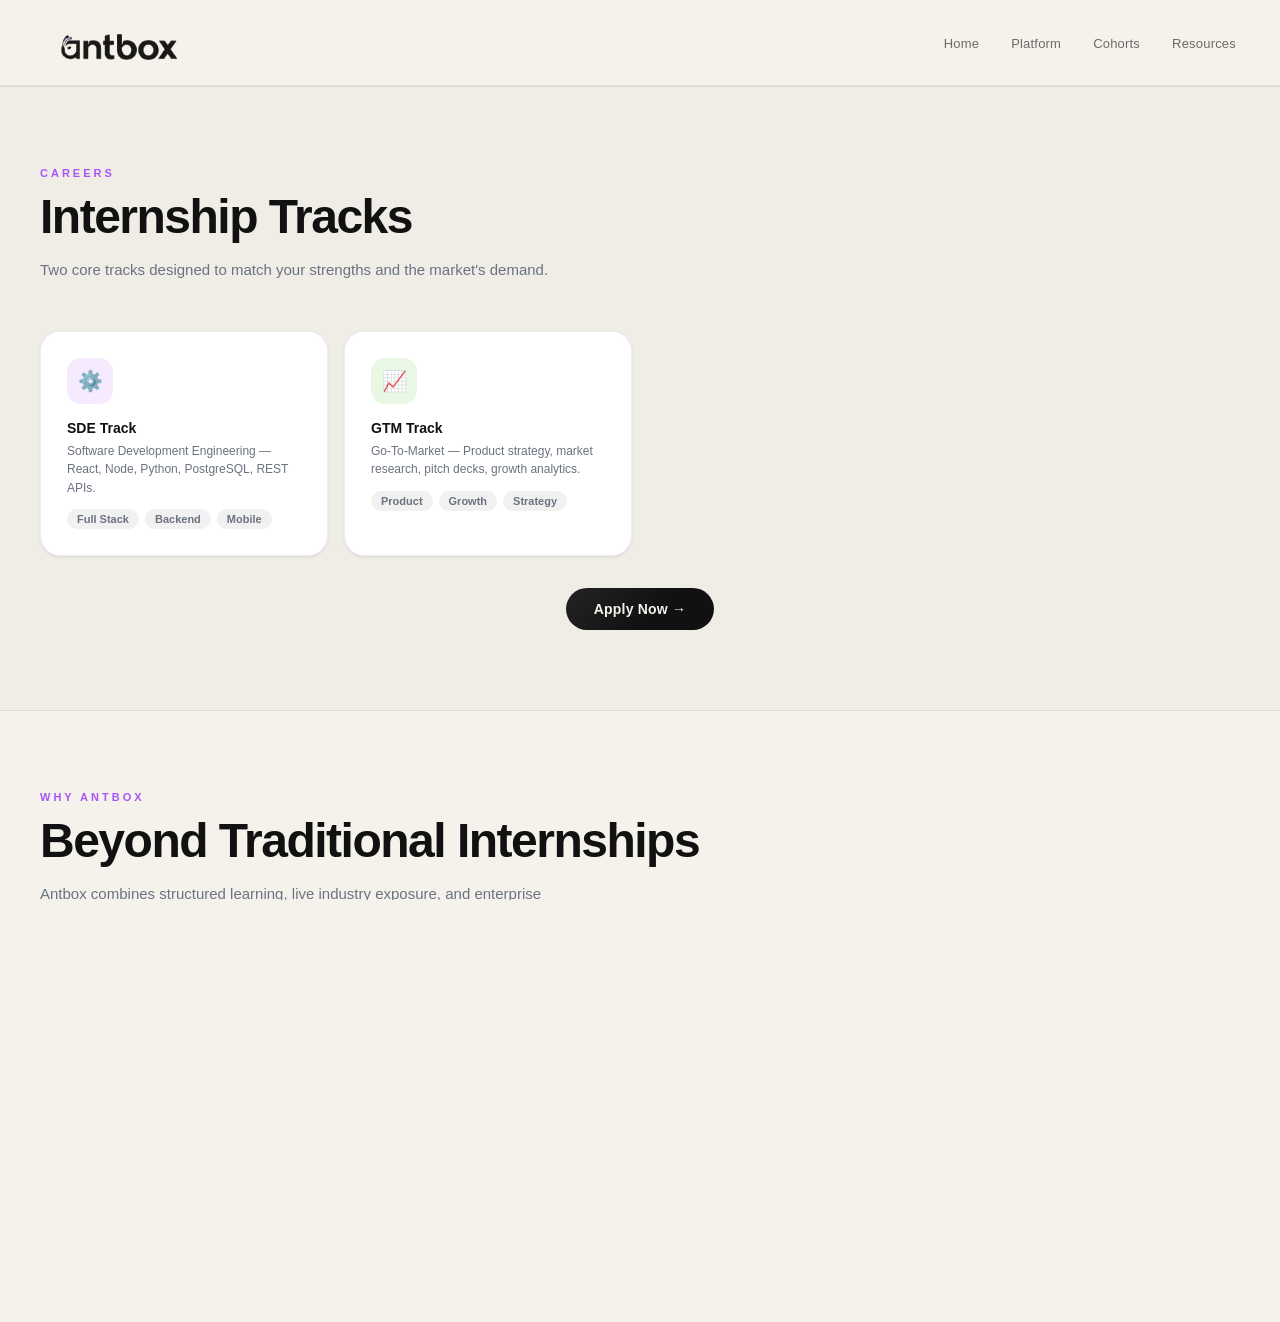
<file: frontend/careers.html>
<!DOCTYPE html>
<html lang="en">
<head>
    <link rel="icon" type="image/png" href="assets/favicon.png" />
  <meta charset="UTF-8" />
  <meta name="viewport" content="width=device-width, initial-scale=1.0"/>
  <title>Careers - Antbox</title>

  <link rel="stylesheet" href="styles/main.css" />
  <link rel="stylesheet" href="styles/antbox-brand.css" />
</head>

<body>

<!-- ═════════════════════ NAVBAR ═════════════════════ -->
<nav class="landing-nav"> <div class="landing-logo"> <img src="assets/antbox-logo-transparent.png" alt="Antbox" class="nav-logo-img" /> </div> <ul class="landing-nav-links"> <li><a href="index.html">Home</a></li> <li><a href="cohorts.html">Platform</a></li> <li><a href="careers.html">Cohorts</a></li> <li><a href="resources.html">Resources</a></li> </ul> </nav>



<!-- ═════════════════════ CAREERS SECTION ═════════════════════ -->
<div id="landing-careers" class="landing-section landing-section-alt">

  <div class="ls-label">
    CAREERS
  </div>

  <h2 class="ls-title">
    Internship Tracks
  </h2>

  <p class="ls-sub">
    Two core tracks designed to match your strengths and the market's demand.
  </p>

  <!-- ═════════════════════ TRACK CARDS ═════════════════════ -->
  <div class="ls-cards">

    <!-- SDE TRACK -->
    <div class="ls-card">

      <div class="ls-card-icon" style="background:rgba(168,85,247,0.12);">
        ⚙️
      </div>

      <div class="ls-card-title">
        SDE Track
      </div>

      <div class="ls-card-desc">
        Software Development Engineering — React, Node, Python, PostgreSQL, REST APIs.
      </div>

      <div style="margin-top:12px;display:flex;gap:6px;flex-wrap:wrap;">

        <span class="ls-tag">
          Full Stack
        </span>

        <span class="ls-tag">
          Backend
        </span>

        <span class="ls-tag">
          Mobile
        </span>

      </div>

    </div>

    <!-- GTM TRACK -->
    <div class="ls-card">

      <div class="ls-card-icon" style="background:rgba(111,207,74,0.15);">
        📈
      </div>

      <div class="ls-card-title">
        GTM Track
      </div>

      <div class="ls-card-desc">
        Go-To-Market — Product strategy, market research, pitch decks, growth analytics.
      </div>

      <div style="margin-top:12px;display:flex;gap:6px;flex-wrap:wrap;">

        <span class="ls-tag">
          Product
        </span>

        <span class="ls-tag">
          Growth
        </span>

        <span class="ls-tag">
          Strategy
        </span>

      </div>

    </div>

  </div>

  <!-- APPLY BUTTON -->
  <div style="text-align:center;margin-top:32px;">

    <button class="btn-primary" onclick="openRegisterModal()">
      Apply Now →
    </button>

  </div>

</div>

<!-- ═════════════════════ EXTRA SECTION ═════════════════════ -->
<div class="landing-section">

  <div class="ls-label">
    WHY ANTBOX
  </div>

  <h2 class="ls-title">
    Beyond Traditional Internships
  </h2>

  <p class="ls-sub">
    Antbox combines structured learning, live industry exposure, and enterprise deployment readiness.
  </p>

  <div class="ls-cards">

    <div class="ls-card">

      <div class="ls-card-icon">
        🚀
      </div>

      <div class="ls-card-title">
        Real Projects
      </div>

      <div class="ls-card-desc">
        Work on production-grade tasks and enterprise workflows instead of dummy assignments.
      </div>

    </div>

    <div class="ls-card">

      <div class="ls-card-icon">
        🧠
      </div>

      <div class="ls-card-title">
        Mentorship
      </div>

      <div class="ls-card-desc">
        Weekly mentor reviews, sprint evaluations, and continuous performance guidance.
      </div>

    </div>

    <div class="ls-card">

      <div class="ls-card-icon">
        💼
      </div>

      <div class="ls-card-title">
        PPO Opportunities
      </div>

      <div class="ls-card-desc">
        High-performing interns can transition into long-term deployment and PPO pathways.
      </div>

    </div>

  </div>

</div>

<!-- ═════════════════════ FOOTER ═════════════════════ -->
<footer class="landing-footer">

  <div class="footer-logo">
    <img src="assets/antbox-logo-transparent.png" alt="Antbox" class="nav-logo-img" style="height:20px;opacity:0.75;" />
    ANTBOX ERP
  </div>

  <div style="font-size:12px;color:var(--muted);">
    © 2026 Antbox. AI-Driven Talent Operations.
  </div>

</footer>

<!-- ═════════════════════ OPTIONAL JS ═════════════════════ -->
<script src="scripts/app.js"></script>
<script src="modules/auth.js"></script>

</body>
</html>
</file>
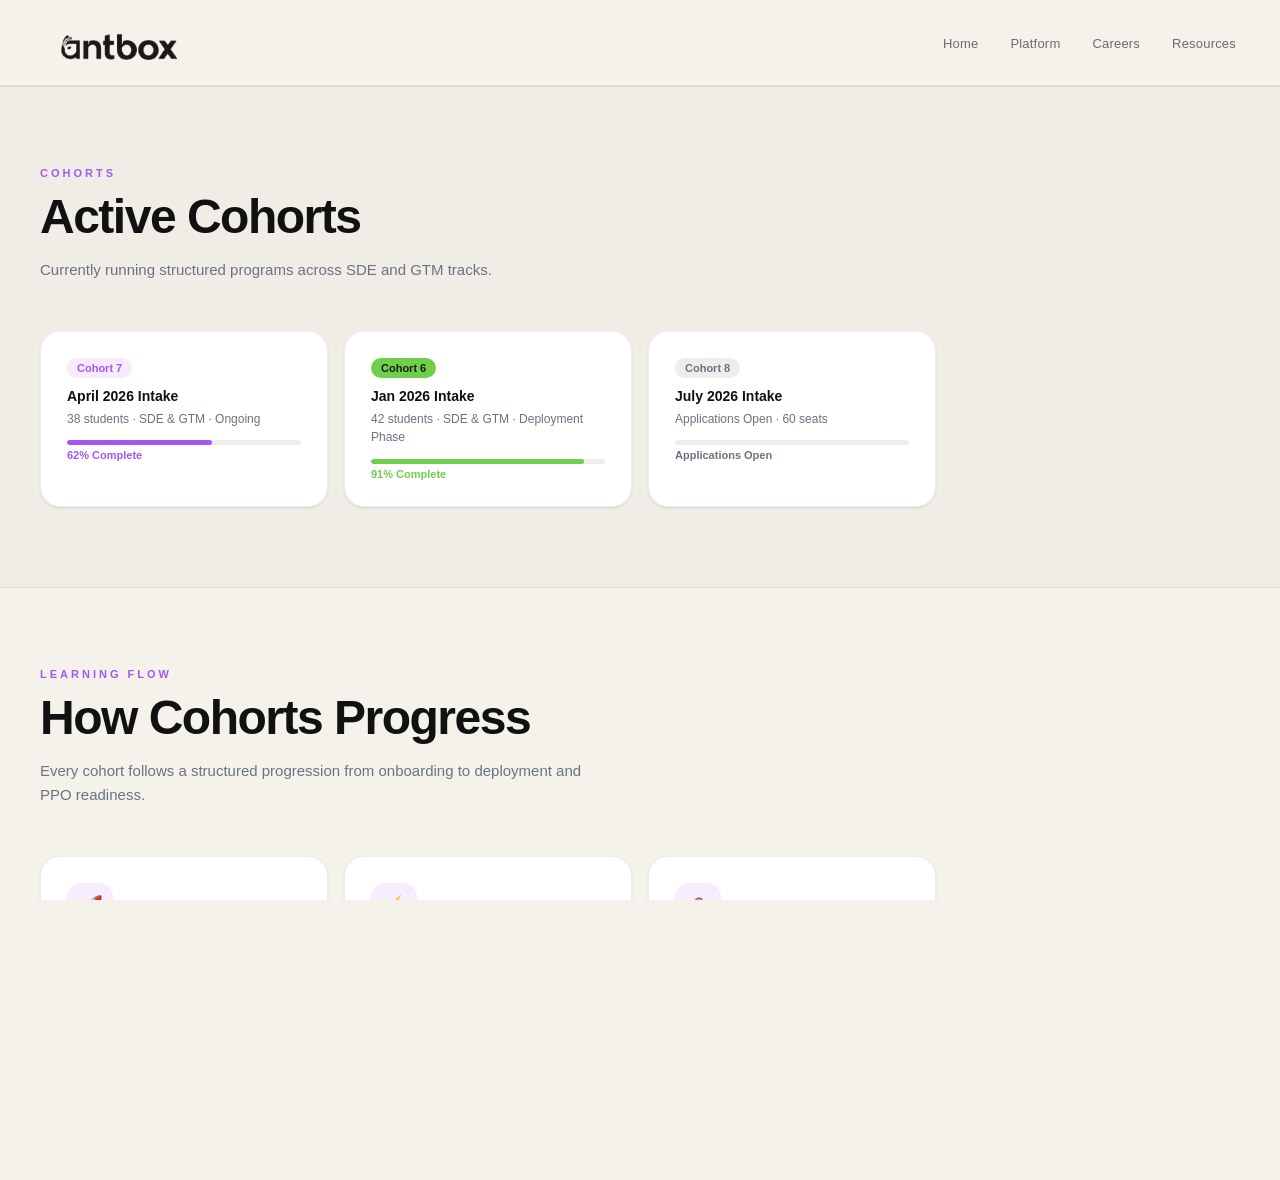
<file: frontend/cohorts.html>
<!DOCTYPE html>
<html lang="en">
<head>
    <link rel="icon" type="image/png" href="assets/favicon.png" />
  <meta charset="UTF-8" />
  <meta name="viewport" content="width=device-width, initial-scale=1.0"/>
  <title>Cohorts - Antbox</title>

  <link rel="stylesheet" href="styles/main.css" />
  <link rel="stylesheet" href="styles/antbox-brand.css" />
</head>

<body>

<!-- ═════════════════════ NAVBAR ═════════════════════ -->
<nav class="landing-nav"> <div class="landing-logo"> <img src="assets/antbox-logo-transparent.png" alt="Antbox" class="nav-logo-img" /> </div> <ul class="landing-nav-links"> <li><a href="index.html">Home</a></li> <li><a href="cohorts.html">Platform</a></li> <li><a href="careers.html">Careers</a></li> <li><a href="resources.html">Resources</a></li> </ul> </nav>


<!-- ═════════════════════ COHORT SECTION ═════════════════════ -->
<div id="landing-cohorts" class="landing-section landing-section-alt">

  <div class="ls-label">
    COHORTS
  </div>

  <h2 class="ls-title">
    Active Cohorts
  </h2>

  <p class="ls-sub">
    Currently running structured programs across SDE and GTM tracks.
  </p>

  <!-- ═════════════════════ COHORT CARDS ═════════════════════ -->
  <div class="ls-cards">

    <!-- Cohort 7 -->
    <div class="ls-card ls-cohort-card">

      <div class="ls-cohort-badge">
        Cohort 7
      </div>

      <div class="ls-card-title">
        April 2026 Intake
      </div>

      <div class="ls-card-desc">
        38 students · SDE & GTM · Ongoing
      </div>

      <div class="ls-cohort-bar">
        <div class="ls-cohort-fill" style="width:62%"></div>
      </div>

      <span class="ls-cohort-pct">
        62% Complete
      </span>

    </div>

    <!-- Cohort 6 -->
    <div class="ls-card ls-cohort-card">

      <div class="ls-cohort-badge" style="background:var(--green);color:#1a1a1a;">
        Cohort 6
      </div>

      <div class="ls-card-title">
        Jan 2026 Intake
      </div>

      <div class="ls-card-desc">
        42 students · SDE & GTM · Deployment Phase
      </div>

      <div class="ls-cohort-bar">
        <div class="ls-cohort-fill" style="width:91%;background:var(--green);"></div>
      </div>

      <span class="ls-cohort-pct" style="color:var(--green);">
        91% Complete
      </span>

    </div>

    <!-- Cohort 8 -->
    <div class="ls-card ls-cohort-card">

      <div class="ls-cohort-badge" style="background:rgba(26,26,26,0.08);color:var(--muted);">
        Cohort 8
      </div>

      <div class="ls-card-title">
        July 2026 Intake
      </div>

      <div class="ls-card-desc">
        Applications Open · 60 seats
      </div>

      <div class="ls-cohort-bar">
        <div class="ls-cohort-fill" style="width:0%;"></div>
      </div>

      <span class="ls-cohort-pct" style="color:var(--muted);">
        Applications Open
      </span>

    </div>

  </div>

</div>

<!-- ═════════════════════ EXTRA SECTION ═════════════════════ -->
<div class="landing-section">

  <div class="ls-label">
    LEARNING FLOW
  </div>

  <h2 class="ls-title">
    How Cohorts Progress
  </h2>

  <p class="ls-sub">
    Every cohort follows a structured progression from onboarding to deployment and PPO readiness.
  </p>

  <div class="ls-cards">

    <div class="ls-card">
      <div class="ls-card-icon">🚀</div>

      <div class="ls-card-title">
        Onboarding
      </div>

      <div class="ls-card-desc">
        Initial setup, orientation, workspace access, and learning track assignment.
      </div>
    </div>

    <div class="ls-card">
      <div class="ls-card-icon">⚡</div>

      <div class="ls-card-title">
        Sprint Training
      </div>

      <div class="ls-card-desc">
        Weekly assignments, evaluations, peer reviews, and mentorship cycles.
      </div>
    </div>

    <div class="ls-card">
      <div class="ls-card-icon">💼</div>

      <div class="ls-card-title">
        Deployment
      </div>

      <div class="ls-card-desc">
        High-readiness candidates are matched with enterprise and fintech partners.
      </div>
    </div>

  </div>

</div>

<!-- ═════════════════════ FOOTER ═════════════════════ -->
<footer class="landing-footer">

  <div class="footer-logo">
    <img src="assets/antbox-logo-transparent.png" alt="Antbox" class="nav-logo-img" style="height:20px;opacity:0.75;" />
    ANTBOX ERP
  </div>

  <div style="font-size:12px;color:var(--muted);">
    © 2026 Antbox. AI-Driven Talent Operations.
  </div>

</footer>

<!-- ═════════════════════ OPTIONAL JS ═════════════════════ -->
<script src="scripts/app.js"></script>
<script src="modules/auth.js"></script>

</body>
</html>
</file>
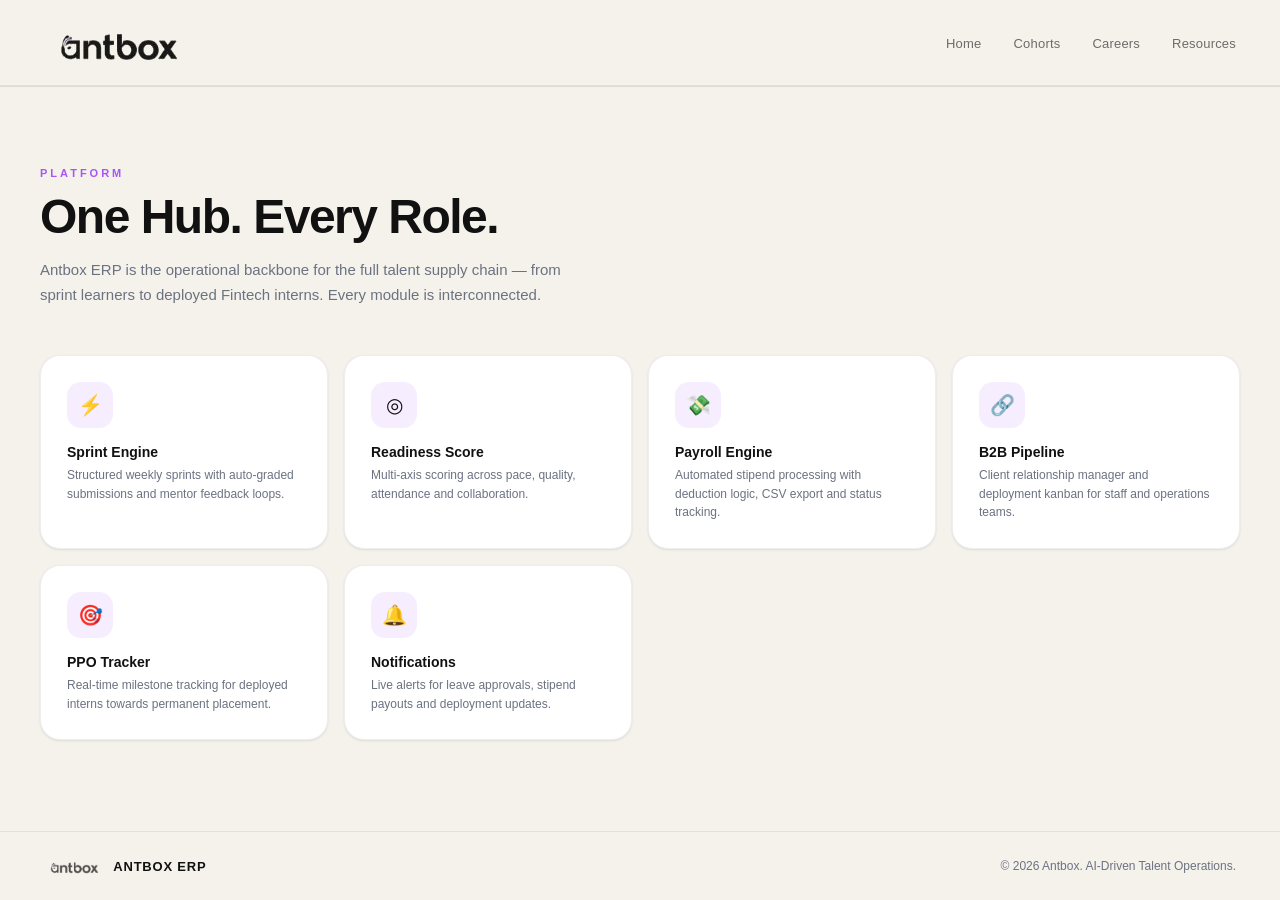
<file: frontend/platform.html>
<!DOCTYPE html>
<html lang="en">
<head>
    <link rel="icon" type="image/png" href="assets/favicon.png" />
  <meta charset="UTF-8" />
  <meta name="viewport" content="width=device-width, initial-scale=1.0"/>
  <title>Platform - Antbox</title>

  <link rel="stylesheet" href="styles/main.css" />
  <link rel="stylesheet" href="styles/antbox-brand.css" />
</head>

<body>

<!-- ═════════════════════ NAVBAR ═════════════════════ -->
<nav class="landing-nav"> <div class="landing-logo"> <img src="assets/antbox-logo-transparent.png" alt="Antbox" class="nav-logo-img" /> </div> <ul class="landing-nav-links"> <li><a href="index.html">Home</a></li> <li><a href="cohorts.html">Cohorts</a></li> <li><a href="careers.html">Careers</a></li> <li><a href="resources.html">Resources</a></li> </ul> </nav>

<!-- ═════════════════════ PLATFORM SECTION ═════════════════════ -->
<div id="landing-platform" class="landing-section">

  <div class="ls-label">
    PLATFORM
  </div>

  <h1 class="ls-title">
    One Hub. Every Role.
  </h1>

  <p class="ls-sub">
    Antbox ERP is the operational backbone for the full talent supply chain — from sprint learners to deployed Fintech interns. Every module is interconnected.
  </p>

  <!-- ═════════════════════ PLATFORM CARDS ═════════════════════ -->
  <div class="ls-cards">

    <div class="ls-card">
      <div class="ls-card-icon">⚡</div>

      <div class="ls-card-title">
        Sprint Engine
      </div>

      <div class="ls-card-desc">
        Structured weekly sprints with auto-graded submissions and mentor feedback loops.
      </div>
    </div>

    <div class="ls-card">
      <div class="ls-card-icon">◎</div>

      <div class="ls-card-title">
        Readiness Score
      </div>

      <div class="ls-card-desc">
        Multi-axis scoring across pace, quality, attendance and collaboration.
      </div>
    </div>

    <div class="ls-card">
      <div class="ls-card-icon">💸</div>

      <div class="ls-card-title">
        Payroll Engine
      </div>

      <div class="ls-card-desc">
        Automated stipend processing with deduction logic, CSV export and status tracking.
      </div>
    </div>

    <div class="ls-card">
      <div class="ls-card-icon">🔗</div>

      <div class="ls-card-title">
        B2B Pipeline
      </div>

      <div class="ls-card-desc">
        Client relationship manager and deployment kanban for staff and operations teams.
      </div>
    </div>

    <div class="ls-card">
      <div class="ls-card-icon">🎯</div>

      <div class="ls-card-title">
        PPO Tracker
      </div>

      <div class="ls-card-desc">
        Real-time milestone tracking for deployed interns towards permanent placement.
      </div>
    </div>

    <div class="ls-card">
      <div class="ls-card-icon">🔔</div>

      <div class="ls-card-title">
        Notifications
      </div>

      <div class="ls-card-desc">
        Live alerts for leave approvals, stipend payouts and deployment updates.
      </div>
    </div>

  </div>

</div>

<!-- ═════════════════════ FOOTER ═════════════════════ -->
<footer class="landing-footer">

  <div class="footer-logo">
    <img src="assets/antbox-logo-transparent.png" alt="Antbox" class="nav-logo-img" style="height:20px;opacity:0.75;" />
    ANTBOX ERP
  </div>

  <div style="font-size:12px;color:var(--muted);">
    © 2026 Antbox. AI-Driven Talent Operations.
  </div>

</footer>

<!-- ═════════════════════ OPTIONAL JS ═════════════════════ -->
<script src="scripts/app.js"></script>
<script src="modules/auth.js"></script>

</body>
</html>
</file>
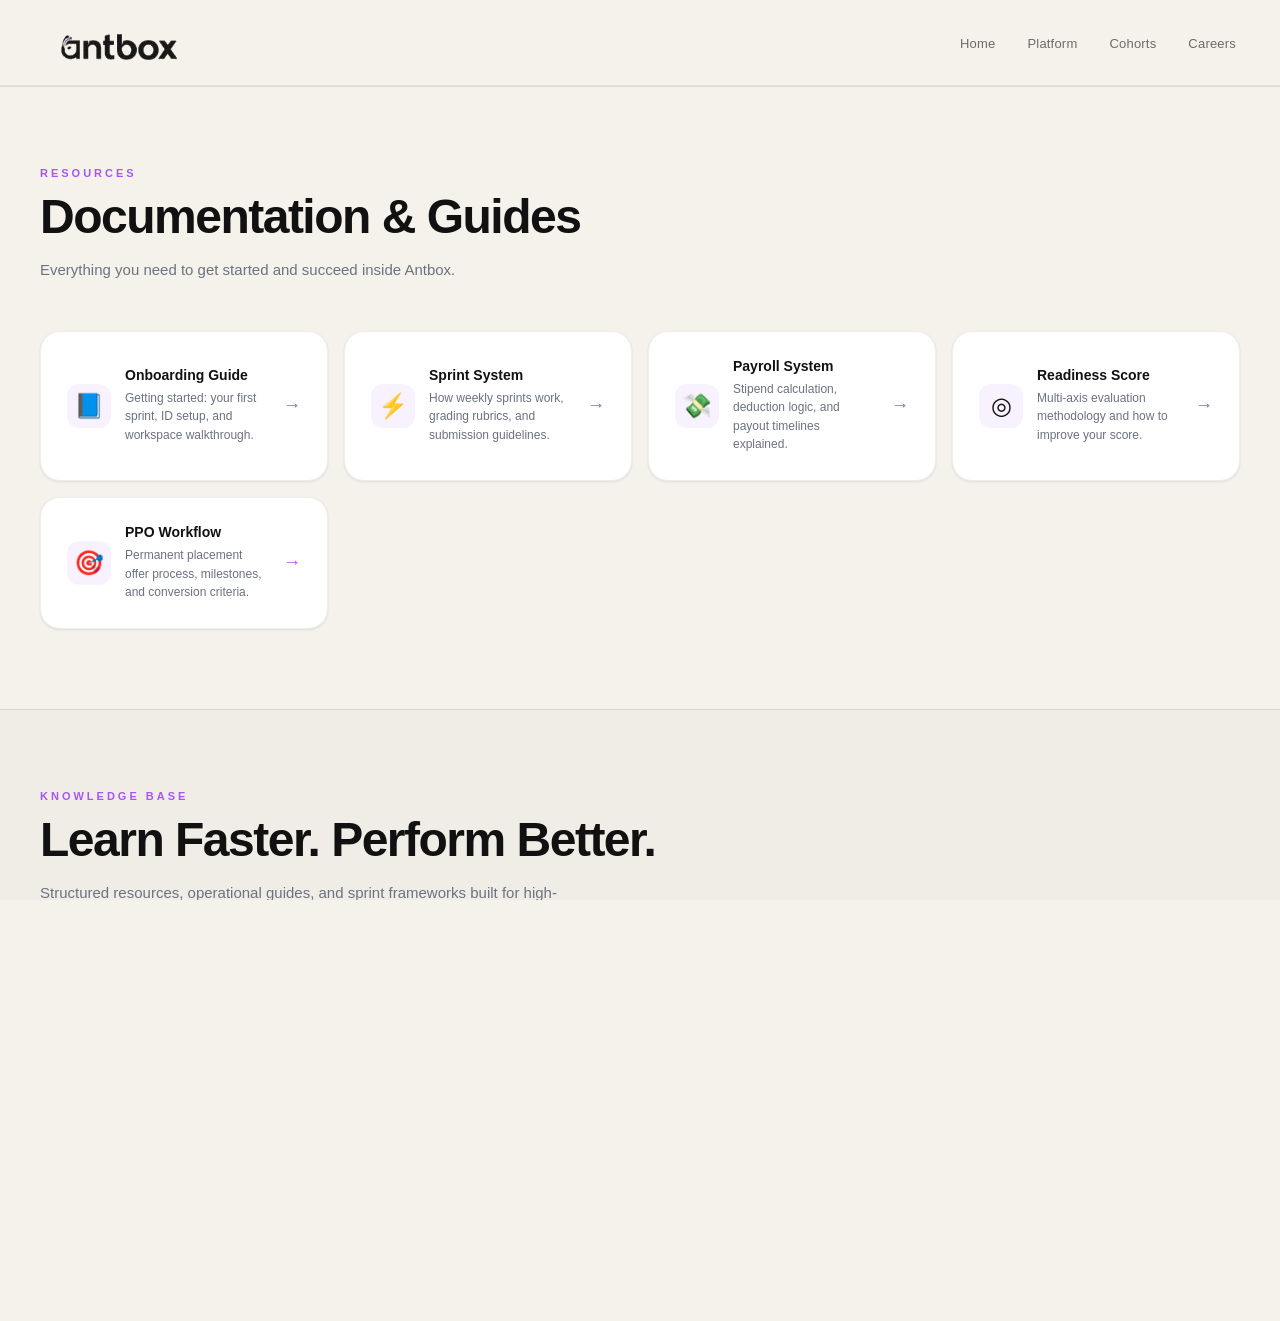
<file: frontend/resources.html>
<!DOCTYPE html>
<html lang="en">
<head>
    <link rel="icon" type="image/png" href="assets/favicon.png" />
  <meta charset="UTF-8" />
  <meta name="viewport" content="width=device-width, initial-scale=1.0"/>
  <title>Resources - Antbox</title>

  <link rel="stylesheet" href="styles/main.css" />
  <link rel="stylesheet" href="styles/antbox-brand.css" />
</head>

<body>

<!-- ═════════════════════ NAVBAR ═════════════════════ -->
<nav class="landing-nav"> <div class="landing-logo"> <img src="assets/antbox-logo-transparent.png" alt="Antbox" class="nav-logo-img" /> </div> <ul class="landing-nav-links"> <li><a href="index.html">Home</a></li> <li><a href="cohorts.html">Platform</a></li> <li><a href="careers.html">Cohorts</a></li> <li><a href="resources.html">Careers</a></li> </ul> </nav>


<!-- ═════════════════════ RESOURCES SECTION ═════════════════════ -->
<div id="landing-resources" class="landing-section">

  <div class="ls-label">
    RESOURCES
  </div>

  <h2 class="ls-title">
    Documentation & Guides
  </h2>

  <p class="ls-sub">
    Everything you need to get started and succeed inside Antbox.
  </p>

  <!-- ═════════════════════ RESOURCE CARDS ═════════════════════ -->
  <div class="ls-cards">

    <!-- ONBOARDING -->
    <div class="ls-card ls-resource-card" onclick="openDocsModal('onboarding')">

      <div class="ls-resource-icon">
        📘
      </div>

      <div>

        <div class="ls-card-title">
          Onboarding Guide
        </div>

        <div class="ls-card-desc">
          Getting started: your first sprint, ID setup, and workspace walkthrough.
        </div>

      </div>

      <span class="ls-resource-arrow">
        →
      </span>

    </div>

    <!-- SPRINT -->
    <div class="ls-card ls-resource-card" onclick="openDocsModal('sprint')">

      <div class="ls-resource-icon">
        ⚡
      </div>

      <div>

        <div class="ls-card-title">
          Sprint System
        </div>

        <div class="ls-card-desc">
          How weekly sprints work, grading rubrics, and submission guidelines.
        </div>

      </div>

      <span class="ls-resource-arrow">
        →
      </span>

    </div>

    <!-- PAYROLL -->
    <div class="ls-card ls-resource-card" onclick="openDocsModal('payroll')">

      <div class="ls-resource-icon">
        💸
      </div>

      <div>

        <div class="ls-card-title">
          Payroll System
        </div>

        <div class="ls-card-desc">
          Stipend calculation, deduction logic, and payout timelines explained.
        </div>

      </div>

      <span class="ls-resource-arrow">
        →
      </span>

    </div>

    <!-- READINESS -->
    <div class="ls-card ls-resource-card" onclick="openDocsModal('readiness')">

      <div class="ls-resource-icon">
        ◎
      </div>

      <div>

        <div class="ls-card-title">
          Readiness Score
        </div>

        <div class="ls-card-desc">
          Multi-axis evaluation methodology and how to improve your score.
        </div>

      </div>

      <span class="ls-resource-arrow">
        →
      </span>

    </div>

    <!-- PPO -->
    <div class="ls-card ls-resource-card" onclick="openDocsModal('ppo')">

      <div class="ls-resource-icon">
        🎯
      </div>

      <div>

        <div class="ls-card-title">
          PPO Workflow
        </div>

        <div class="ls-card-desc">
          Permanent placement offer process, milestones, and conversion criteria.
        </div>

      </div>

      <span class="ls-resource-arrow">
        →
      </span>

    </div>

  </div>

</div>

<!-- ═════════════════════ EXTRA SECTION ═════════════════════ -->
<div class="landing-section landing-section-alt">

  <div class="ls-label">
    KNOWLEDGE BASE
  </div>

  <h2 class="ls-title">
    Learn Faster. Perform Better.
  </h2>

  <p class="ls-sub">
    Structured resources, operational guides, and sprint frameworks built for high-performance internship workflows.
  </p>

  <div class="ls-cards">

    <div class="ls-card">

      <div class="ls-card-icon">
        🧠
      </div>

      <div class="ls-card-title">
        Skill Development
      </div>

      <div class="ls-card-desc">
        Curated learning pathways and sprint systems designed to accelerate technical and operational readiness.
      </div>

    </div>

    <div class="ls-card">

      <div class="ls-card-icon">
        📊
      </div>

      <div class="ls-card-title">
        Progress Tracking
      </div>

      <div class="ls-card-desc">
        Monitor growth through readiness metrics, attendance consistency, and sprint evaluations.
      </div>

    </div>

    <div class="ls-card">

      <div class="ls-card-icon">
        🚀
      </div>

      <div class="ls-card-title">
        Career Growth
      </div>

      <div class="ls-card-desc">
        Prepare for deployment opportunities, enterprise workflows, and PPO conversion pipelines.
      </div>

    </div>

  </div>

</div>

<!-- ═════════════════════ FOOTER ═════════════════════ -->
<footer class="landing-footer">

  <div class="footer-logo">
    <img src="assets/antbox-logo-transparent.png" alt="Antbox" class="nav-logo-img" style="height:20px;opacity:0.75;" />
    ANTBOX ERP
  </div>

  <div style="font-size:12px;color:var(--muted);">
    © 2026 Antbox. AI-Driven Talent Operations.
  </div>

</footer>

<!-- ═════════════════════ OPTIONAL JS ═════════════════════ -->
<script src="scripts/app.js"></script>
<script src="modules/auth.js"></script>
<script src="modules/landing.js"></script>

</body>
</html>
</file>
<file: frontend/styles/main.css>
/* ═══════════════════════════════ RESET & ROOT ═══════════════════════════════ */
*,
*::before,
*::after {
  box-sizing: border-box;
  margin: 0;
  padding: 0;
}

:root {
  --cream: #f5f2eb;
  --dark: #1a1a1a;
  --purple: #a855f7;
  --muted: #707070;
  --border: #1a1a1a;
  --white: #ffffff;
  --green: #6fcf4a;
  --red: #e85454;
  --amber: #f59e0b;
}

html,
body {
  height: 100%;
  font-family: "Inter", sans-serif;
  background: var(--cream);
  color: var(--dark);
  overflow-x: hidden;
}

/* ═══════════════════════════════ SCROLLBAR ═══════════════════════════════ */
::-webkit-scrollbar {
  width: 6px;
}
::-webkit-scrollbar-track {
  background: var(--cream);
}
::-webkit-scrollbar-thumb {
  background: var(--dark);
  border-radius: 99px;
}

/* ═══════════════════════════════ LANDING ═══════════════════════════════ */
#landing-page {
  min-height: 100vh;
  background: var(--cream);
  display: flex;
  flex-direction: column;
}

.landing-nav {
  display: flex;
  justify-content: space-between;
  align-items: center;
  padding: 20px 40px;
  border-bottom: 1px solid var(--dark);
}

.landing-logo {
  font-size: 15px;
  font-weight: 900;
  letter-spacing: -0.5px;
  display: flex;
  align-items: center;
  gap: 6px;
}

.logo-mark {
  width: 22px;
  height: 22px;
  background: var(--dark);
  border-radius: 4px;
  display: flex;
  align-items: center;
  justify-content: center;
  color: var(--cream);
  font-size: 10px;
  font-weight: 900;
}

.landing-nav-links {
  display: flex;
  gap: 32px;
  list-style: none;
}
.landing-nav-links a {
  font-size: 13px;
  font-weight: 500;
  color: var(--dark);
  text-decoration: none;
  opacity: 0.7;
  transition: opacity 0.2s;
}
.landing-nav-links a:hover {
  opacity: 1;
}

.landing-hero {
  flex: 1;
  display: flex;
  flex-direction: column;
  justify-content: center;
  padding: 60px 40px;
  position: relative;
  overflow: hidden;
}

.hero-label {
  font-size: 12px;
  font-weight: 600;
  letter-spacing: 2px;
  text-transform: uppercase;
  color: var(--muted);
  margin-bottom: 20px;
}

.hero-title {
  font-size: clamp(72px, 12vw, 140px);
  font-weight: 900;
  line-height: 0.88;
  letter-spacing: -4px;
  color: var(--dark);
  margin-bottom: 40px;
  text-transform: uppercase;
}
.hero-title span {
  color: var(--purple);
}

.hero-subtitle {
  font-size: 16px;
  font-weight: 400;
  color: var(--muted);
  max-width: 420px;
  line-height: 1.6;
  margin-bottom: 48px;
}

.hero-cta-row {
  display: flex;
  gap: 12px;
  align-items: center;
}

.btn-primary {
  background: var(--dark);
  color: var(--cream);
  border: 1px solid var(--dark);
  padding: 14px 28px;
  border-radius: 99px;
  font-size: 14px;
  font-weight: 600;
  cursor: pointer;
  transition: all 0.2s;
  letter-spacing: 0.3px;
}
.btn-primary:hover {
  background: var(--purple);
  border-color: var(--purple);
  transform: translateY(-1px);
}

.btn-ghost {
  background: transparent;
  color: var(--dark);
  border: 1px solid var(--dark);
  padding: 14px 28px;
  border-radius: 99px;
  font-size: 14px;
  font-weight: 600;
  cursor: pointer;
  transition: all 0.2s;
}
.btn-ghost:hover {
  background: var(--dark);
  color: var(--cream);
}

.hero-bg-text {
  position: absolute;
  right: -20px;
  bottom: -30px;
  font-size: clamp(120px, 20vw, 240px);
  font-weight: 900;
  letter-spacing: -8px;
  color: transparent;
  -webkit-text-stroke: 1px rgba(26, 26, 26, 0.08);
  text-transform: uppercase;
  pointer-events: none;
  line-height: 1;
  user-select: none;
}

.role-pills {
  display: flex;
  gap: 8px;
  flex-wrap: wrap;
  margin-bottom: 32px;
}
.role-pill {
  padding: 6px 14px;
  border: 1px solid var(--dark);
  border-radius: 99px;
  font-size: 12px;
  font-weight: 500;
  cursor: default;
  transition: all 0.2s;
  background: transparent;
  display: inline-block;
  user-select: none;
}
.role-pill:hover,
.role-pill.active {
  background: var(--dark);
  color: var(--cream);
}
.role-pill.active-purple {
  background: var(--purple);
  border-color: var(--purple);
  color: white;
}
.role-pill.active-purple:hover {
  background: var(--purple);
  border-color: var(--purple);
  color: white;
  opacity: 0.88;
}

/* ═══════════════════════════════ LOGIN MODAL ═══════════════════════════════ */
.modal-overlay {
  position: fixed;
  inset: 0;
  background: rgba(26, 26, 26, 0.6);
  backdrop-filter: blur(6px);
  z-index: 1000;
  display: flex;
  align-items: center;
  justify-content: center;
  opacity: 0;
  pointer-events: none;
  transition: opacity 0.3s;
}
.modal-overlay.open {
  opacity: 1;
  pointer-events: all;
}

.modal-card {
  background: var(--cream);
  border: 1px solid var(--dark);
  border-radius: 20px;
  width: 440px;
  max-width: 95vw;
  padding: 40px;
  transform: translateY(20px);
  transition: transform 0.3s;
}
.modal-overlay.open .modal-card {
  transform: translateY(0);
}

.modal-title {
  font-size: 28px;
  font-weight: 900;
  letter-spacing: -1px;
  margin-bottom: 6px;
}
.modal-subtitle {
  font-size: 13px;
  color: var(--muted);
  margin-bottom: 32px;
}

.form-group {
  margin-bottom: 16px;
}
.form-label {
  font-size: 12px;
  font-weight: 600;
  letter-spacing: 0.5px;
  text-transform: uppercase;
  color: var(--muted);
  margin-bottom: 8px;
  display: block;
}
.form-input {
  width: 100%;
  padding: 12px 16px;
  border: 1px solid var(--dark);
  border-radius: 99px;
  background: var(--white);
  font-size: 14px;
  font-family: "Inter", sans-serif;
  color: var(--dark);
  outline: none;
  transition:
    border-color 0.2s,
    box-shadow 0.2s;
}
.form-input:focus {
  border-color: var(--purple);
  box-shadow: 0 0 0 3px rgba(168, 85, 247, 0.12);
}

.form-select {
  width: 100%;
  padding: 12px 16px;
  border: 1px solid var(--dark);
  border-radius: 99px;
  background: var(--white);
  font-size: 14px;
  font-family: "Inter", sans-serif;
  color: var(--dark);
  outline: none;
  cursor: pointer;
  appearance: none;
  background-image: url("data:image/svg+xml,%3Csvg xmlns='http://www.w3.org/2000/svg' width='12' height='8' viewBox='0 0 12 8'%3E%3Cpath d='M1 1l5 5 5-5' stroke='%231A1A1A' stroke-width='1.5' fill='none' stroke-linecap='round'/%3E%3C/svg%3E");
  background-repeat: no-repeat;
  background-position: right 16px center;
  padding-right: 40px;
}
.form-select:focus {
  border-color: var(--purple);
  box-shadow: 0 0 0 3px rgba(168, 85, 247, 0.12);
}

.modal-close {
  position: absolute;
  top: 16px;
  right: 16px;
  width: 32px;
  height: 32px;
  border: 1px solid var(--dark);
  border-radius: 99px;
  background: transparent;
  cursor: pointer;
  font-size: 16px;
  display: flex;
  align-items: center;
  justify-content: center;
  transition: all 0.2s;
}
.modal-close:hover {
  background: var(--dark);
  color: var(--cream);
}

/* ═══════════════════════════════ APP SHELL ═══════════════════════════════ */
#app-shell {
  display: none;
  height: 100vh;
  flex-direction: row;
}
#app-shell.visible {
  display: flex;
}

/* ═══════════════════════════════ SIDEBAR FIXED ═══════════════════════════════ */

.sidebar {
  width: 270px;
  min-width: 270px;
  background: #050505;
  color: var(--cream);
  display: flex;
  flex-direction: column;
  justify-content: space-between;
  border-right: 1px solid rgba(255,255,255,0.06);
  overflow: hidden;
}

.sidebar-header {
  padding: 20px 18px;
  border-bottom: 1px solid rgba(255,255,255,0.08);
}

/* LOGO */

.sidebar-logo {
  width: 100%;
  display: flex;
  justify-content: center;
  align-items: center;
  margin-bottom: 22px;
  overflow: hidden;
}

.sidebar-logo-img {
  width: 100%;
  max-width: 210px;
  height: auto;
  object-fit: contain;
  display: block;
}

/* WORKSPACE CARD */

.sidebar-user-card {
  background: rgba(255,255,255,0.05);
  border: 1px solid rgba(255,255,255,0.08);
  border-radius: 16px;
  padding: 14px;
  margin-top: 10px;
}

.sidebar-user-name {
  font-size: 14px;
  font-weight: 700;
  color: white;
  margin-bottom: 4px;
}

.sidebar-user-role {
  font-size: 12px;
  color: var(--purple);
  font-weight: 600;
}

/* NAVIGATION */

.sidebar-nav {
  flex: 1;
  padding: 16px 10px;
  overflow-y: auto;
}

/* SIDEBAR NAV ITEMS */

.nav-item {
  display: flex;
  align-items: center;
  gap: 12px;

  width: 100%;
  padding: 14px 14px;

  border: none;
  border-radius: 14px;

  background: transparent;

  color: rgba(255,255,255,0.68);

  font-size: 14px;
  font-weight: 500;

  text-decoration: none;
  cursor: pointer;

  transition: all 0.2s ease;
}

/* HOVER */

.nav-item:hover {
  background: rgba(255,255,255,0.06);
  color: white;
}

/* ACTIVE TAB */

.nav-item.active {
  background: linear-gradient(
    135deg,
    rgba(168,85,247,0.22),
    rgba(168,85,247,0.12)
  );

  color: white;

  border: 1px solid rgba(168,85,247,0.35);

  box-shadow: inset 0 0 0 1px rgba(255,255,255,0.03);
}

/* ICONS */

.nav-item svg,
.nav-item span {
  color: inherit;
}

/* FOOTER */

.sidebar-footer {
  padding: 16px 12px;
  border-top: 1px solid rgba(255,255,255,0.08);
  background: #050505;
}
.logout-btn {
  display: flex;
  align-items: center;
  gap: 8px;
  padding: 10px 12px;
  border-radius: 10px;
  cursor: pointer;
  font-size: 13px;
  font-weight: 500;
  color: rgba(255, 255, 255, 0.4);
  transition: all 0.15s;
  background: none;
  border: none;
  width: 100%;
}
.logout-btn:hover {
  color: var(--red);
  background: rgba(232, 84, 84, 0.1);
}

/* Connectivity badge */
.connectivity-badge {
  display: flex;
  align-items: center;
  gap: 6px;
  padding: 7px 12px;
  border-radius: 8px;
  font-size: 11px;
  font-weight: 600;
  color: rgba(255, 255, 255, 0.25);
  margin-top: 6px;
  transition: color 0.3s;
}
.connectivity-badge.live {
  color: var(--green);
}
.conn-dot {
  width: 6px;
  height: 6px;
  border-radius: 50%;
  flex-shrink: 0;
  background: currentColor;
}
.connectivity-badge.live .conn-dot {
  animation: pulse-dot 1.8s ease-in-out infinite;
}

@keyframes pulse-dot {
  0%,
  100% {
    opacity: 1;
    transform: scale(1);
  }
  50% {
    opacity: 0.5;
    transform: scale(0.75);
  }
}

/* ═══════════════════════════════ MAIN CONTENT ═══════════════════════════════ */
.main-content {
  flex: 1;
  overflow-y: auto;
  overflow-x: hidden;
  background: var(--cream);
  padding: 0;
}

.page-view {
  display: none;
  padding: 32px 36px;
  animation: fadeUp 0.3s ease;
}
.page-view.active {
  display: block;
}

@keyframes fadeUp {
  from {
    opacity: 0;
    transform: translateY(12px);
  }
  to {
    opacity: 1;
    transform: translateY(0);
  }
}

.page-header {
  display: flex;
  justify-content: space-between;
  align-items: flex-start;
  margin-bottom: 32px;
}
.page-title {
  font-size: 36px;
  font-weight: 900;
  letter-spacing: -1.5px;
  line-height: 1;
  margin-bottom: 6px;
}
.page-desc {
  font-size: 13px;
  color: var(--muted);
}
.date-badge {
  background: var(--dark);
  color: var(--cream);
  padding: 8px 16px;
  border-radius: 99px;
  font-size: 12px;
  font-weight: 600;
}

/* ═══════════════════════════════ STATS GRID ═══════════════════════════════ */
.stats-grid {
  display: grid;
  grid-template-columns: repeat(4, 1fr);
  gap: 16px;
  margin-bottom: 28px;
}
.stats-grid.cols-3 {
  grid-template-columns: repeat(3, 1fr);
}
.stats-grid.cols-4 {
  grid-template-columns: repeat(4, 1fr);
}
.stats-grid.cols-5 {
  grid-template-columns: repeat(5, 1fr);
}
.stats-grid.cols-2 {
  grid-template-columns: repeat(2, 1fr);
}
@keyframes spin {
  to {
    transform: rotate(360deg);
  }
}
@media (max-width: 1100px) {
  .stats-grid.cols-5 {
    grid-template-columns: repeat(3, 1fr);
  }
  .stats-grid.cols-4 {
    grid-template-columns: repeat(2, 1fr);
  }
}
@media (max-width: 700px) {
  .stats-grid,
  .stats-grid.cols-3,
  .stats-grid.cols-4,
  .stats-grid.cols-5 {
    grid-template-columns: 1fr 1fr;
  }
}

.stat-card {
  background: var(--white);
  border: 1px solid var(--dark);
  border-radius: 16px;
  padding: 20px;
  transition: transform 0.2s;
}
.stat-card:hover {
  transform: translateY(-2px);
}
.stat-label {
  font-size: 11px;
  font-weight: 600;
  letter-spacing: 1px;
  text-transform: uppercase;
  color: var(--muted);
  margin-bottom: 8px;
}
.stat-value {
  font-size: 32px;
  font-weight: 900;
  letter-spacing: -1px;
  line-height: 1;
  margin-bottom: 6px;
}
.stat-delta {
  font-size: 12px;
  font-weight: 500;
  color: var(--green);
}
.stat-delta.down {
  color: var(--red);
}

.stat-card.purple-card {
  background: var(--purple);
  border-color: var(--purple);
  color: white;
}
.stat-card.purple-card .stat-label {
  color: rgba(255, 255, 255, 0.6);
}
.stat-card.purple-card .stat-delta {
  color: rgba(255, 255, 255, 0.7);
}
.stat-card.dark-card {
  background: var(--dark);
  border-color: var(--dark);
  color: var(--cream);
}
.stat-card.dark-card .stat-label {
  color: rgba(245, 242, 235, 0.5);
}

/* ═══════════════════════════════ CONTENT CARDS ═══════════════════════════════ */
.content-grid {
  display: grid;
  grid-template-columns: 1fr 1fr;
  gap: 20px;
  margin-bottom: 24px;
}
.content-grid.full {
  grid-template-columns: 1fr;
}
.content-grid.thirds {
  grid-template-columns: 2fr 1fr;
}

.card {
  background: var(--white);
  border: 1px solid var(--dark);
  border-radius: 16px;
  overflow: hidden;
}
.card-header {
  display: flex;
  justify-content: space-between;
  align-items: center;
  padding: 18px 20px;
  border-bottom: 1px solid rgba(26, 26, 26, 0.08);
}
.card-title {
  font-size: 14px;
  font-weight: 700;
  letter-spacing: -0.3px;
}
.card-body {
  padding: 20px;
}
.card-action {
  font-size: 12px;
  font-weight: 600;
  color: var(--purple);
  cursor: pointer;
  border: none;
  background: none;
  padding: 0;
}

/* ═══════════════════════════════ SPRINT MODULES ═══════════════════════════════ */
.sprint-item {
  display: flex;
  align-items: center;
  gap: 14px;
  padding: 14px 0;
  border-bottom: 1px solid rgba(26, 26, 26, 0.06);
}
.sprint-item:last-child {
  border-bottom: none;
}
.sprint-icon {
  width: 36px;
  height: 36px;
  border-radius: 10px;
  display: flex;
  align-items: center;
  justify-content: center;
  font-size: 16px;
  flex-shrink: 0;
}
.sprint-icon.sde {
  background: rgba(168, 85, 247, 0.12);
}
.sprint-icon.gtm {
  background: rgba(111, 207, 74, 0.15);
}
.sprint-icon.product {
  background: rgba(245, 158, 11, 0.12);
}
.sprint-info {
  flex: 1;
}
.sprint-title {
  font-size: 13px;
  font-weight: 600;
  margin-bottom: 2px;
}
.sprint-meta {
  font-size: 11px;
  color: var(--muted);
}

.sprint-status {
  padding: 4px 10px;
  border-radius: 99px;
  font-size: 11px;
  font-weight: 600;
}
.status-complete {
  background: rgba(111, 207, 74, 0.15);
  color: #3a7a1f;
}
.status-pending {
  background: rgba(245, 158, 11, 0.12);
  color: #b45309;
}
.status-locked {
  background: rgba(26, 26, 26, 0.06);
  color: var(--muted);
}
.status-active {
  background: rgba(168, 85, 247, 0.12);
  color: #7c3aed;
}
.status-deployed {
  background: rgba(59, 130, 246, 0.12);
  color: #1d4ed8;
}
.status-ppo {
  background: rgba(111, 207, 74, 0.15);
  color: #3a7a1f;
}

/* ═══════════════════════════════ READINESS METER ═══════════════════════════════ */
.readiness-circle {
  display: flex;
  flex-direction: column;
  align-items: center;
  padding: 20px;
}
.circle-svg {
  width: 120px;
  height: 120px;
  transform: rotate(-90deg);
}
.circle-bg {
  fill: none;
  stroke: rgba(26, 26, 26, 0.08);
  stroke-width: 8;
}
.circle-fill {
  fill: none;
  stroke: var(--purple);
  stroke-width: 8;
  stroke-linecap: round;
  stroke-dasharray: 283;
  stroke-dashoffset: 70;
  transition: stroke-dashoffset 1s ease;
}
.circle-label {
  font-size: 13px;
  font-weight: 600;
  text-anchor: middle;
  fill: var(--dark);
}
.circle-value {
  font-size: 26px;
  font-weight: 900;
  text-anchor: middle;
  fill: var(--dark);
}

/* ═══════════════════════════════ CHECKIN WIDGET ═══════════════════════════════ */
.checkin-widget {
  display: flex;
  flex-direction: column;
  gap: 16px;
}
.checkin-time {
  text-align: center;
  padding: 24px;
  background: var(--cream);
  border-radius: 12px;
  border: 1px solid rgba(26, 26, 26, 0.1);
}
.checkin-clock {
  font-size: 42px;
  font-weight: 900;
  letter-spacing: -2px;
  color: var(--dark);
  font-variant-numeric: tabular-nums;
}
.checkin-date {
  font-size: 12px;
  color: var(--muted);
  margin-top: 4px;
}
.checkin-btns {
  display: grid;
  grid-template-columns: 1fr 1fr;
  gap: 10px;
}
.btn-checkin {
  padding: 14px;
  border-radius: 12px;
  font-size: 14px;
  font-weight: 700;
  cursor: pointer;
  border: 1px solid var(--dark);
  transition: all 0.2s;
  display: flex;
  align-items: center;
  justify-content: center;
  gap: 6px;
}
.btn-checkin.in {
  background: var(--dark);
  color: var(--cream);
}
.btn-checkin.in:hover {
  background: var(--purple);
  border-color: var(--purple);
}
.btn-checkin.out {
  background: transparent;
  color: var(--dark);
}
.btn-checkin.out:hover {
  background: rgba(26, 26, 26, 0.05);
}

/* ═══════════════════════════════ PROGRESS BAR ═══════════════════════════════ */
.progress-bar-track {
  height: 6px;
  background: rgba(26, 26, 26, 0.08);
  border-radius: 99px;
  overflow: hidden;
  margin-top: 8px;
}
.progress-bar-fill {
  height: 100%;
  border-radius: 99px;
  background: var(--purple);
  transition: width 1s ease;
}
.progress-bar-fill.green {
  background: var(--green);
}
.progress-bar-fill.amber {
  background: var(--amber);
}

/* ═══════════════════════════════ SUBMISSION FORM ═══════════════════════════════ */
.submission-form {
  display: flex;
  flex-direction: column;
  gap: 14px;
}
.track-toggle {
  display: grid;
  grid-template-columns: 1fr 1fr;
  border: 1px solid var(--dark);
  border-radius: 99px;
  overflow: hidden;
}
.track-toggle-btn {
  padding: 10px;
  text-align: center;
  font-size: 13px;
  font-weight: 600;
  cursor: pointer;
  border: none;
  background: transparent;
  transition: all 0.2s;
}
.track-toggle-btn.active {
  background: var(--dark);
  color: var(--cream);
}

/* ═══════════════════════════════ KANBAN ═══════════════════════════════ */
.kanban-board {
  display: flex;
  gap: 16px;
  overflow-x: auto;
  padding-bottom: 8px;
}
.kanban-col {
  min-width: 220px;
  width: 220px;
  flex-shrink: 0;
}
.kanban-col-header {
  display: flex;
  align-items: center;
  justify-content: space-between;
  margin-bottom: 12px;
}
.kanban-col-title {
  font-size: 12px;
  font-weight: 700;
  letter-spacing: 0.5px;
}
.kanban-count {
  width: 20px;
  height: 20px;
  border-radius: 50%;
  background: var(--dark);
  color: var(--cream);
  font-size: 10px;
  font-weight: 700;
  display: flex;
  align-items: center;
  justify-content: center;
}
.kanban-card {
  background: var(--white);
  border: 1px solid var(--dark);
  border-radius: 12px;
  padding: 14px;
  margin-bottom: 10px;
  cursor: grab;
  transition: all 0.2s;
}
.kanban-card:hover {
  transform: translateY(-2px);
  box-shadow: 0 4px 12px rgba(0, 0, 0, 0.08);
}
.kanban-card:active {
  cursor: grabbing;
}
.kanban-card-name {
  font-size: 13px;
  font-weight: 700;
  margin-bottom: 4px;
}
.kanban-card-meta {
  font-size: 11px;
  color: var(--muted);
  margin-bottom: 10px;
}
.kanban-card-score {
  display: flex;
  align-items: center;
  justify-content: space-between;
}
.score-badge {
  font-size: 12px;
  font-weight: 700;
  padding: 3px 8px;
  border-radius: 99px;
  background: rgba(168, 85, 247, 0.12);
  color: var(--purple);
}

/* ═══════════════════════════════ TABLE ═══════════════════════════════ */
.data-table {
  width: 100%;
  border-collapse: collapse;
}
.data-table th {
  padding: 10px 14px;
  text-align: left;
  font-size: 11px;
  font-weight: 700;
  letter-spacing: 1px;
  text-transform: uppercase;
  color: var(--muted);
  border-bottom: 1px solid rgba(26, 26, 26, 0.1);
}
.data-table td {
  padding: 12px 14px;
  font-size: 13px;
  border-bottom: 1px solid rgba(26, 26, 26, 0.05);
}
.data-table tr:last-child td {
  border-bottom: none;
}
.data-table tr:hover td {
  background: rgba(168, 85, 247, 0.03);
}
.avatar {
  width: 28px;
  height: 28px;
  border-radius: 50%;
  background: var(--purple);
  color: white;
  font-size: 11px;
  font-weight: 700;
  display: inline-flex;
  align-items: center;
  justify-content: center;
  margin-right: 8px;
}

/* ═══════════════════════════════ LEAVE REQUEST ═══════════════════════════════ */
.leave-request-card {
  background: var(--white);
  border: 1px solid var(--dark);
  border-radius: 16px;
  padding: 20px;
  margin-bottom: 12px;
  display: flex;
  gap: 16px;
  align-items: flex-start;
}
.leave-avatar {
  width: 40px;
  height: 40px;
  border-radius: 50%;
  background: var(--purple);
  color: white;
  font-size: 14px;
  font-weight: 700;
  display: flex;
  align-items: center;
  justify-content: center;
  flex-shrink: 0;
}
.leave-info {
  flex: 1;
}
.leave-name {
  font-size: 14px;
  font-weight: 700;
  margin-bottom: 3px;
}
.leave-dates {
  font-size: 12px;
  color: var(--muted);
  margin-bottom: 8px;
}
.leave-reason {
  font-size: 13px;
  font-style: italic;
  color: var(--dark);
}
.leave-actions {
  display: flex;
  gap: 8px;
  flex-shrink: 0;
}
.btn-approve {
  padding: 8px 16px;
  background: var(--dark);
  color: var(--cream);
  border: 1px solid var(--dark);
  border-radius: 99px;
  font-size: 12px;
  font-weight: 600;
  cursor: pointer;
  transition: all 0.2s;
}
.btn-approve:hover {
  background: var(--green);
  border-color: var(--green);
  color: var(--dark);
}
.btn-reject {
  padding: 8px 16px;
  background: transparent;
  color: var(--dark);
  border: 1px solid var(--dark);
  border-radius: 99px;
  font-size: 12px;
  font-weight: 600;
  cursor: pointer;
  transition: all 0.2s;
}
.btn-reject:hover {
  background: var(--red);
  border-color: var(--red);
  color: white;
}

/* ═══════════════════════════════ PPO METER ═══════════════════════════════ */
.ppo-track {
  padding: 20px;
  border: 1px solid var(--dark);
  border-radius: 16px;
  background: var(--white);
  margin-bottom: 16px;
}
.ppo-header {
  display: flex;
  justify-content: space-between;
  margin-bottom: 12px;
}
.ppo-company {
  font-size: 14px;
  font-weight: 700;
}
.ppo-pct {
  font-size: 24px;
  font-weight: 900;
  color: var(--purple);
}
.ppo-milestones {
  display: flex;
  gap: 0;
  margin-top: 16px;
}
.ppo-step {
  flex: 1;
  display: flex;
  flex-direction: column;
  align-items: center;
  position: relative;
}
.ppo-step::before {
  content: "";
  position: absolute;
  top: 10px;
  left: 50%;
  right: -50%;
  height: 2px;
  background: rgba(26, 26, 26, 0.1);
  z-index: 0;
}
.ppo-step:last-child::before {
  display: none;
}
.ppo-dot {
  width: 20px;
  height: 20px;
  border-radius: 50%;
  border: 2px solid rgba(26, 26, 26, 0.15);
  background: var(--cream);
  z-index: 1;
  margin-bottom: 6px;
}
.ppo-dot.done {
  background: var(--purple);
  border-color: var(--purple);
}
.ppo-dot.current {
  background: var(--dark);
  border-color: var(--dark);
  box-shadow: 0 0 0 4px rgba(168, 85, 247, 0.2);
}
.ppo-step-label {
  font-size: 10px;
  color: var(--muted);
  text-align: center;
}

/* ═══════════════════════════════ PIPELINE CRM ═══════════════════════════════ */
.pipeline-row {
  display: flex;
  align-items: center;
  gap: 12px;
  padding: 14px 0;
  border-bottom: 1px solid rgba(26, 26, 26, 0.06);
}
.pipeline-row:last-child {
  border-bottom: none;
}
.pipeline-company-icon {
  width: 36px;
  height: 36px;
  border-radius: 10px;
  background: var(--dark);
  color: var(--cream);
  display: flex;
  align-items: center;
  justify-content: center;
  font-size: 14px;
  font-weight: 900;
  flex-shrink: 0;
}
.pipeline-info {
  flex: 1;
}
.pipeline-company {
  font-size: 13px;
  font-weight: 700;
}
.pipeline-stage {
  font-size: 11px;
  color: var(--muted);
}
.pipeline-value {
  font-size: 14px;
  font-weight: 700;
  color: var(--purple);
}

/* ═══════════════════════════════ STIPEND LEDGER ═══════════════════════════════ */
.ledger-row {
  display: flex;
  justify-content: space-between;
  align-items: center;
  padding: 10px 0;
  border-bottom: 1px solid rgba(26, 26, 26, 0.06);
  font-size: 13px;
}
.ledger-row:last-child {
  border-bottom: none;
}
.ledger-key {
  color: var(--muted);
}
.ledger-val {
  font-weight: 700;
}
.ledger-val.positive {
  color: var(--green);
}
.ledger-val.negative {
  color: var(--red);
}
.ledger-total {
  font-size: 20px;
  font-weight: 900;
  color: var(--purple);
}

/* ═══════════════════════════════ SEARCH BAR ═══════════════════════════════ */
.search-bar {
  display: flex;
  gap: 10px;
  margin-bottom: 20px;
  align-items: center;
}
.search-input {
  flex: 1;
  padding: 10px 16px;
  border: 1px solid var(--dark);
  border-radius: 99px;
  background: var(--white);
  font-size: 13px;
  font-family: "Inter", sans-serif;
  color: var(--dark);
  outline: none;
}
.search-input:focus {
  border-color: var(--purple);
  box-shadow: 0 0 0 3px rgba(168, 85, 247, 0.12);
}
.filter-chip {
  padding: 8px 14px;
  border: 1px solid var(--dark);
  border-radius: 99px;
  font-size: 12px;
  font-weight: 500;
  cursor: pointer;
  white-space: nowrap;
  background: transparent;
  transition: all 0.15s;
}
.filter-chip:hover,
.filter-chip.active {
  background: var(--dark);
  color: var(--cream);
}

/* ═══════════════════════════════ ATTENDANCE ═══════════════════════════════ */
.att-grid {
  display: grid;
  grid-template-columns: repeat(7, 1fr);
  gap: 4px;
  margin-top: 4px;
}
.att-day {
  aspect-ratio: 1;
  border-radius: 6px;
  background: rgba(26, 26, 26, 0.06);
  display: flex;
  align-items: center;
  justify-content: center;
  font-size: 10px;
  font-weight: 600;
  color: var(--muted);
}
.att-day.present {
  background: rgba(168, 85, 247, 0.2);
  color: var(--purple);
}
.att-day.absent {
  background: rgba(232, 84, 84, 0.12);
  color: var(--red);
}
.att-day.leave {
  background: rgba(245, 158, 11, 0.12);
  color: var(--amber);
}
.att-day.today {
  border: 2px solid var(--dark);
}

/* ═══════════════════════════════ TOAST ═══════════════════════════════ */
.toast-container {
  position: fixed;
  bottom: 24px;
  right: 24px;
  z-index: 9999;
  display: flex;
  flex-direction: column;
  gap: 8px;
}
.toast {
  background: var(--dark);
  color: var(--cream);
  padding: 12px 20px;
  border-radius: 12px;
  font-size: 13px;
  font-weight: 500;
  min-width: 220px;
  animation: slideIn 0.3s ease;
}
@keyframes slideIn {
  from {
    transform: translateX(40px);
    opacity: 0;
  }
  to {
    transform: translateX(0);
    opacity: 1;
  }
}
.toast.success {
  border-left: 3px solid var(--green);
}
.toast.info {
  border-left: 3px solid var(--purple);
}
.toast.warning {
  border-left: 3px solid var(--amber);
}

/* ═══════════════════════════════ RESPONSIVE ═══════════════════════════════ */
@media (max-width: 768px) {
  .stats-grid {
    grid-template-columns: repeat(2, 1fr);
  }
  .content-grid {
    grid-template-columns: 1fr;
  }
  .sidebar {
    width: 200px;
    min-width: 200px;
  }
}
/* ═══════════════════════════════ LANDING SECTIONS ═══════════════════════════════ */
.landing-section {
  padding: 80px 40px;
  border-top: 1px solid rgba(26, 26, 26, 0.1);
}
.landing-section-alt {
  background: rgba(26, 26, 26, 0.02);
}
.ls-label {
  font-size: 11px;
  font-weight: 700;
  letter-spacing: 3px;
  text-transform: uppercase;
  color: var(--purple);
  margin-bottom: 12px;
}
.ls-title {
  font-size: clamp(28px, 4vw, 48px);
  font-weight: 900;
  letter-spacing: -1.5px;
  line-height: 1.1;
  margin-bottom: 14px;
}
.ls-sub {
  font-size: 15px;
  color: var(--muted);
  max-width: 560px;
  line-height: 1.65;
  margin-bottom: 48px;
}
.ls-cards {
  display: grid;
  grid-template-columns: repeat(auto-fill, minmax(240px, 1fr));
  gap: 16px;
}
.ls-card {
  background: var(--white);
  border: 1px solid var(--dark);
  border-radius: 16px;
  padding: 24px;
  transition:
    transform 0.2s,
    box-shadow 0.2s;
}
.ls-card:hover {
  transform: translateY(-3px);
  box-shadow: 0 8px 24px rgba(26, 26, 26, 0.08);
}
.ls-card-icon {
  width: 44px;
  height: 44px;
  border-radius: 12px;
  background: rgba(168, 85, 247, 0.1);
  display: flex;
  align-items: center;
  justify-content: center;
  font-size: 20px;
  margin-bottom: 14px;
}
.ls-card-title {
  font-size: 14px;
  font-weight: 700;
  margin-bottom: 6px;
}
.ls-card-desc {
  font-size: 12px;
  color: var(--muted);
  line-height: 1.55;
}

/* Cohort cards */
.ls-cohort-card {
  display: flex;
  flex-direction: column;
}
.ls-cohort-badge {
  display: inline-flex;
  padding: 4px 10px;
  border-radius: 99px;
  background: rgba(168, 85, 247, 0.12);
  color: var(--purple);
  font-size: 11px;
  font-weight: 700;
  margin-bottom: 10px;
  width: fit-content;
}
.ls-cohort-bar {
  height: 5px;
  background: rgba(26, 26, 26, 0.08);
  border-radius: 99px;
  overflow: hidden;
  margin-top: 12px;
  margin-bottom: 4px;
}
.ls-cohort-fill {
  height: 100%;
  background: var(--purple);
  border-radius: 99px;
  transition: width 1s ease;
}
.ls-cohort-pct {
  font-size: 11px;
  font-weight: 600;
  color: var(--purple);
}

/* Partner cards */
.ls-partner-card {
  display: flex;
  align-items: center;
  gap: 14px;
}
.ls-partner-logo {
  width: 44px;
  height: 44px;
  border-radius: 12px;
  background: var(--dark);
  color: var(--cream);
  display: flex;
  align-items: center;
  justify-content: center;
  font-size: 14px;
  font-weight: 900;
  flex-shrink: 0;
}

/* Resource cards */
.ls-resource-card {
  display: flex;
  align-items: center;
  gap: 14px;
  cursor: pointer;
}
.ls-resource-card:hover {
  border-color: var(--purple);
}
.ls-resource-icon {
  font-size: 24px;
  width: 44px;
  height: 44px;
  display: flex;
  align-items: center;
  justify-content: center;
  background: rgba(168, 85, 247, 0.08);
  border-radius: 12px;
  flex-shrink: 0;
}
.ls-resource-arrow {
  font-size: 18px;
  color: var(--purple);
  margin-left: auto;
  flex-shrink: 0;
}

/* Tags */
.ls-tag {
  padding: 4px 10px;
  border-radius: 99px;
  background: rgba(26, 26, 26, 0.06);
  font-size: 11px;
  font-weight: 600;
  color: var(--muted);
}

/* Footer */
.landing-footer {
  padding: 24px 40px;
  border-top: 1px solid rgba(26, 26, 26, 0.1);
  display: flex;
  justify-content: space-between;
  align-items: center;
}
.footer-logo {
  font-size: 13px;
  font-weight: 900;
  letter-spacing: -0.5px;
  display: flex;
  align-items: center;
  gap: 6px;
}

/* ═══════════════════════════════ NOTIFICATION DRAWER ═══════════════════════════════ */
.notif-badge {
  position: absolute;
  top: -4px;
  right: -4px;
  min-width: 16px;
  height: 16px;
  border-radius: 99px;
  background: var(--red);
  color: white;
  font-size: 9px;
  font-weight: 700;
  display: flex;
  align-items: center;
  justify-content: center;
  padding: 0 3px;
  line-height: 1;
}
.notif-drawer {
  position: fixed;
  top: 0;
  right: -360px;
  width: 340px;
  height: 100vh;
  background: var(--dark);
  z-index: 2000;
  display: flex;
  flex-direction: column;
  transition: right 0.3s ease;
  box-shadow: -8px 0 32px rgba(0, 0, 0, 0.3);
}
.notif-drawer.open {
  right: 0;
}
.notif-drawer-header {
  display: flex;
  align-items: center;
  justify-content: space-between;
  padding: 20px 20px 16px;
  border-bottom: 1px solid rgba(255, 255, 255, 0.08);
  color: var(--cream);
}
.notif-list {
  flex: 1;
  overflow-y: auto;
  padding: 8px 0;
}
.notif-backdrop {
  position: fixed;
  inset: 0;
  background: rgba(0, 0, 0, 0.4);
  z-index: 1999;
  opacity: 0;
  pointer-events: none;
  transition: opacity 0.3s;
}
.notif-backdrop.open {
  opacity: 1;
  pointer-events: all;
}
.notif-item {
  display: flex;
  gap: 12px;
  padding: 14px 20px;
  border-bottom: 1px solid rgba(255, 255, 255, 0.05);
  transition: background 0.15s;
}
.notif-item:hover {
  background: rgba(255, 255, 255, 0.03);
}
.notif-unread {
  background: rgba(168, 85, 247, 0.06);
}
.notif-icon {
  width: 32px;
  height: 32px;
  border-radius: 50%;
  display: flex;
  align-items: center;
  justify-content: center;
  font-size: 12px;
  font-weight: 700;
  flex-shrink: 0;
}
.notif-body {
  flex: 1;
  min-width: 0;
}
.notif-title {
  font-size: 13px;
  font-weight: 600;
  color: var(--cream);
  margin-bottom: 2px;
}
.notif-msg {
  font-size: 11px;
  color: rgba(245, 242, 235, 0.5);
  line-height: 1.4;
  margin-bottom: 4px;
}
.notif-time {
  font-size: 10px;
  color: rgba(245, 242, 235, 0.3);
}

/* ═══════════════════════════════ DOCS MODAL ═══════════════════════════════ */
.docs-section {
  display: flex;
  flex-direction: column;
  gap: 16px;
}
.docs-step {
  display: flex;
  gap: 16px;
  align-items: flex-start;
}
.docs-num {
  width: 28px;
  height: 28px;
  border-radius: 50%;
  background: var(--dark);
  color: var(--cream);
  font-size: 12px;
  font-weight: 700;
  display: flex;
  align-items: center;
  justify-content: center;
  flex-shrink: 0;
  margin-top: 2px;
}
.docs-step strong {
  font-size: 14px;
  font-weight: 700;
  display: block;
  margin-bottom: 4px;
}
.docs-step p {
  font-size: 13px;
  color: var(--muted);
  line-height: 1.55;
  margin: 0;
}
.docs-block {
  padding: 14px;
  background: rgba(26, 26, 26, 0.03);
  border: 1px solid rgba(26, 26, 26, 0.06);
  border-radius: 12px;
}
.docs-block strong {
  font-size: 13px;
  font-weight: 700;
  display: block;
  margin-bottom: 6px;
}
.docs-block p {
  font-size: 13px;
  color: var(--muted);
  line-height: 1.55;
  margin: 0;
}

/* ═══════════════════════════════ RESPONSIVE PATCHES ═══════════════════════════════ */
@media (max-width: 768px) {
  .landing-section {
    padding: 48px 20px;
  }
  .landing-footer {
    flex-direction: column;
    gap: 8px;
    text-align: center;
  }
  .ls-cards {
    grid-template-columns: 1fr;
  }
  .notif-drawer {
    width: 100%;
    right: -100%;
  }
}
html,
body {
  height: 100%;
  margin: 0;
}

body {
  min-height: 100vh;
  display: flex;
  flex-direction: column;
}

.landing-section {
  flex-shrink: 0;
}

.landing-footer {
  margin-top: auto;
}
</file>
<file: frontend/styles/antbox-brand.css>
/* ═══════════════════════════════════════════════════════════════════════
   ANTBOX BRAND REFINEMENT LAYER  ·  v2.0
   Pure visual / branding override — does NOT change any functionality.
   Imported AFTER main.css so specificity overrides where needed.
═══════════════════════════════════════════════════════════════════════ */

/* ─── ENHANCED DESIGN TOKENS ────────────────────────────────────────── */
:root {
  /* Brand Colors */
  --cream: #f5f2ec;
  --dark: #111111;
  --purple: #a855f7;
  --purple-deep: #9333ea;
  --purple-light: rgba(168, 85, 247, 0.12);
  --purple-glow: rgba(168, 85, 247, 0.25);
  --muted: #6b7280;
  --border: rgba(17, 17, 17, 0.1);
  --white: #ffffff;
  --green: #6fcf4a;
  --red: #ef4444;
  --amber: #f59e0b;

  /* Shadows */
  --shadow-sm:
    0 1px 3px rgba(17, 17, 17, 0.06), 0 1px 2px rgba(17, 17, 17, 0.04);
  --shadow-md:
    0 4px 16px rgba(17, 17, 17, 0.08), 0 2px 6px rgba(17, 17, 17, 0.04);
  --shadow-lg:
    0 8px 32px rgba(17, 17, 17, 0.1), 0 4px 12px rgba(17, 17, 17, 0.06);
  --shadow-purple: 0 4px 24px rgba(168, 85, 247, 0.22);

  /* Radii */
  --r-sm: 10px;
  --r-md: 16px;
  --r-lg: 20px;
  --r-xl: 24px;
  --r-pill: 99px;

  /* Transitions */
  --ease-out: cubic-bezier(0.22, 1, 0.36, 1);
  --ease-spring: cubic-bezier(0.34, 1.56, 0.64, 1);
}

/* ─── GLOBAL REFINEMENTS ─────────────────────────────────────────────── */
*,
*::before,
*::after {
  -webkit-font-smoothing: antialiased;
  -moz-osx-font-smoothing: grayscale;
}

/* Refined scrollbar */
::-webkit-scrollbar {
  width: 5px;
  height: 5px;
}
::-webkit-scrollbar-track {
  background: transparent;
}
::-webkit-scrollbar-thumb {
  background: rgba(17, 17, 17, 0.15);
  border-radius: 99px;
}
::-webkit-scrollbar-thumb:hover {
  background: var(--purple);
}

/* ─── SIDEBAR PREMIUM REFINEMENT ─────────────────────────────────────── */
.sidebar {
  width: 248px;
  min-width: 248px;
  background: #0d0d0d;
  border-right: none;
  box-shadow: 2px 0 24px rgba(0, 0, 0, 0.18);
}

.sidebar-header {
  padding: 22px 20px 18px;
  border-bottom: 1px solid rgba(255, 255, 255, 0.06);
}

/* Upgraded logo mark — uses inline SVG via background */
.sidebar-logo-mark {
  width: 32px;
  height: 32px;
  background: transparent;
  border-radius: 8px;
  padding: 0;
  overflow: hidden;
  flex-shrink: 0;
}

.sidebar-logo {
  font-size: 16px;
  font-weight: 800;
  letter-spacing: 1.5px;
  text-transform: uppercase;
  gap: 10px;
  color: #ffffff;
  margin-bottom: 18px;
}

/* User card glass effect */
.sidebar-user-card {
  background: rgba(255, 255, 255, 0.05);
  border: 1px solid rgba(255, 255, 255, 0.08);
  border-radius: 14px;
  padding: 13px 14px;
  transition: background 0.2s;
}
.sidebar-user-card:hover {
  background: rgba(255, 255, 255, 0.08);
}
.sidebar-user-name {
  font-size: 13px;
  font-weight: 700;
  color: #ffffff;
}
.sidebar-user-role {
  font-size: 11px;
  color: var(--purple);
  font-weight: 600;
  letter-spacing: 0.2px;
  margin-top: 1px;
}

/* Nav items - premium transitions */
.sidebar-nav {
  padding: 14px 10px;
}

.nav-item {
  display: flex;
  align-items: center;
  gap: 10px;
  padding: 10px 14px;
  border-radius: 12px;
  font-size: 13px;
  font-weight: 500;
  color: rgba(255, 255, 255, 0.5);
  transition:
    color 0.18s var(--ease-out),
    background 0.18s var(--ease-out),
    box-shadow 0.18s var(--ease-out),
    transform 0.15s var(--ease-out);
  margin-bottom: 2px;
  letter-spacing: 0.1px;
  position: relative;
}
.nav-item:hover {
  background: rgba(255, 255, 255, 0.07);
  color: rgba(255, 255, 255, 0.88);
  transform: translateX(2px);
}
.nav-item.active {
  background: linear-gradient(135deg, #a855f7 0%, #9333ea 100%);
  color: #ffffff;
  font-weight: 600;
  box-shadow:
    0 4px 16px rgba(168, 85, 247, 0.35),
    inset 0 1px 0 rgba(255, 255, 255, 0.15);
  transform: translateX(0);
}
.nav-item.active::before {
  content: "";
  position: absolute;
  left: -10px;
  top: 50%;
  transform: translateY(-50%);
  width: 3px;
  height: 20px;
  background: var(--purple);
  border-radius: 0 2px 2px 0;
  opacity: 0.8;
}

/* Nav section labels */
.nav-section-label {
  font-size: 10px;
  font-weight: 700;
  letter-spacing: 1.5px;
  text-transform: uppercase;
  color: rgba(255, 255, 255, 0.2);
  padding: 12px 14px 6px;
  margin-top: 4px;
}

/* Sidebar footer */
.sidebar-footer {
  padding: 14px 10px;
  border-top: 1px solid rgba(255, 255, 255, 0.06);
}
.logout-btn {
  border-radius: 12px;
  padding: 10px 14px;
  font-size: 13px;
  font-weight: 500;
  color: rgba(255, 255, 255, 0.35);
  transition:
    color 0.18s,
    background 0.18s;
}
.logout-btn:hover {
  color: var(--red);
  background: rgba(239, 68, 68, 0.08);
}

/* Connectivity badge */
.connectivity-badge {
  border-radius: 8px;
  padding: 7px 14px;
  font-size: 11px;
  font-weight: 600;
}
.connectivity-badge.live {
  color: var(--green);
}

/* ─── MAIN CONTENT AREA ──────────────────────────────────────────────── */
.main-content {
  background: var(--cream);
  flex: 1;
  overflow-y: auto;
}

/* Page view fade-in */
.page-view {
  padding: 36px 40px;
  animation: brandFadeUp 0.35s var(--ease-out) both;
}
@keyframes brandFadeUp {
  from {
    opacity: 0;
    transform: translateY(14px);
  }
  to {
    opacity: 1;
    transform: translateY(0);
  }
}

/* ─── PAGE HEADERS ────────────────────────────────────────────────────── */
.page-header {
  margin-bottom: 36px;
}
.page-title {
  font-size: 38px;
  font-weight: 900;
  letter-spacing: -2px;
  line-height: 1;
  margin-bottom: 6px;
  color: var(--dark);
}
.page-desc {
  font-size: 14px;
  color: var(--muted);
  font-weight: 400;
  line-height: 1.5;
}
.date-badge {
  background: var(--dark);
  color: var(--cream);
  padding: 9px 18px;
  border-radius: var(--r-pill);
  font-size: 12px;
  font-weight: 600;
  letter-spacing: 0.3px;
  white-space: nowrap;
  border: none;
  box-shadow: var(--shadow-sm);
}

/* ─── STAT CARDS — PREMIUM UPGRADE ──────────────────────────────────── */
.stat-card {
  background: var(--white);
  border: 1px solid var(--border);
  border-radius: var(--r-lg);
  padding: 22px 24px;
  box-shadow: var(--shadow-sm);
  transition:
    transform 0.22s var(--ease-out),
    box-shadow 0.22s var(--ease-out);
}
.stat-card:hover {
  transform: translateY(-3px);
  box-shadow: var(--shadow-md);
}
.stat-label {
  font-size: 11px;
  font-weight: 700;
  letter-spacing: 0.8px;
  text-transform: uppercase;
  color: var(--muted);
  margin-bottom: 10px;
}
.stat-value {
  font-size: 34px;
  font-weight: 900;
  letter-spacing: -1.5px;
  line-height: 1;
  margin-bottom: 8px;
}
.stat-delta {
  font-size: 12px;
  font-weight: 600;
  color: var(--green);
  display: flex;
  align-items: center;
  gap: 3px;
}
.stat-delta.down {
  color: var(--red);
}

/* Purple accent card */
.stat-card.purple-card {
  background: linear-gradient(135deg, #a855f7 0%, #9333ea 100%);
  border-color: transparent;
  color: #ffffff;
  box-shadow: var(--shadow-purple);
}
.stat-card.purple-card .stat-label {
  color: rgba(255, 255, 255, 0.65);
}
.stat-card.purple-card .stat-delta {
  color: rgba(255, 255, 255, 0.8);
}
.stat-card.purple-card:hover {
  box-shadow: 0 8px 32px rgba(168, 85, 247, 0.35);
}

/* Dark card */
.stat-card.dark-card {
  background: var(--dark);
  border-color: var(--dark);
  color: var(--cream);
  box-shadow: var(--shadow-md);
}
.stat-card.dark-card .stat-label {
  color: rgba(245, 242, 236, 0.5);
}

/* ─── CONTENT CARDS ──────────────────────────────────────────────────── */
.card {
  background: var(--white);
  border: 1px solid var(--border);
  border-radius: var(--r-lg);
  box-shadow: var(--shadow-sm);
  overflow: hidden;
  transition:
    box-shadow 0.22s var(--ease-out),
    transform 0.22s var(--ease-out);
}
.card:hover {
  box-shadow: var(--shadow-md);
}
.card-header {
  padding: 20px 24px;
  border-bottom: 1px solid rgba(17, 17, 17, 0.06);
  background: var(--white);
}
.card-title {
  font-size: 14px;
  font-weight: 700;
  letter-spacing: -0.2px;
  color: var(--dark);
}
.card-body {
  padding: 22px 24px;
}

.card-action {
  font-size: 12px;
  font-weight: 600;
  color: var(--purple);
  cursor: pointer;
  border: none;
  background: none;
  padding: 6px 12px;
  border-radius: var(--r-pill);
  transition: background 0.15s;
}
.card-action:hover {
  background: var(--purple-light);
}

/* ─── BUTTONS ─────────────────────────────────────────────────────────── */
.btn-primary {
  background: var(--dark);
  color: var(--cream);
  border: none;
  padding: 13px 28px;
  border-radius: var(--r-pill);
  font-size: 14px;
  font-weight: 700;
  cursor: pointer;
  transition:
    background 0.2s var(--ease-out),
    transform 0.18s var(--ease-out),
    box-shadow 0.2s var(--ease-out);
  letter-spacing: 0.2px;
  position: relative;
  overflow: hidden;
}
.btn-primary::after {
  content: "";
  position: absolute;
  inset: 0;
  background: linear-gradient(
    135deg,
    rgba(255, 255, 255, 0.08) 0%,
    transparent 60%
  );
  pointer-events: none;
  border-radius: inherit;
}
.btn-primary:hover {
  background: #9333ea;
  transform: translateY(-1px);
  box-shadow: 0 6px 20px rgba(147, 51, 234, 0.3);
}
.btn-primary:active {
  transform: translateY(0);
}

.btn-ghost {
  background: transparent;
  color: var(--dark);
  border: 1.5px solid rgba(17, 17, 17, 0.2);
  padding: 13px 28px;
  border-radius: var(--r-pill);
  font-size: 14px;
  font-weight: 600;
  cursor: pointer;
  transition: all 0.2s var(--ease-out);
  letter-spacing: 0.2px;
}
.btn-ghost:hover {
  background: var(--dark);
  color: var(--cream);
  border-color: var(--dark);
  transform: translateY(-1px);
}

/* Approve / Reject buttons */
.btn-approve {
  padding: 8px 18px;
  background: var(--dark);
  color: var(--cream);
  border: none;
  border-radius: var(--r-pill);
  font-size: 12px;
  font-weight: 600;
  cursor: pointer;
  transition: all 0.18s;
  box-shadow: var(--shadow-sm);
}
.btn-approve:hover {
  background: #16a34a;
  box-shadow: 0 4px 12px rgba(22, 163, 74, 0.25);
}
.btn-reject {
  padding: 8px 18px;
  background: transparent;
  color: var(--dark);
  border: 1.5px solid rgba(17, 17, 17, 0.15);
  border-radius: var(--r-pill);
  font-size: 12px;
  font-weight: 600;
  cursor: pointer;
  transition: all 0.18s;
}
.btn-reject:hover {
  background: var(--red);
  border-color: var(--red);
  color: white;
  box-shadow: 0 4px 12px rgba(239, 68, 68, 0.25);
}

/* ─── FORM INPUTS ─────────────────────────────────────────────────────── */
.form-input {
  border: 1.5px solid rgba(17, 17, 17, 0.15);
  border-radius: var(--r-pill);
  padding: 12px 18px;
  background: var(--white);
  font-size: 14px;
  transition:
    border-color 0.2s,
    box-shadow 0.2s;
  box-shadow: var(--shadow-sm);
}
.form-input:focus {
  border-color: var(--purple);
  box-shadow: 0 0 0 3px var(--purple-glow);
  outline: none;
}

.form-select {
  border: 1.5px solid rgba(17, 17, 17, 0.15);
  border-radius: var(--r-pill);
  padding: 12px 18px;
  background-color: var(--white);
  font-size: 14px;
  transition:
    border-color 0.2s,
    box-shadow 0.2s;
  box-shadow: var(--shadow-sm);
}
.form-select:focus {
  border-color: var(--purple);
  box-shadow: 0 0 0 3px var(--purple-glow);
  outline: none;
}

.form-label {
  font-size: 11px;
  font-weight: 700;
  letter-spacing: 0.6px;
  text-transform: uppercase;
  color: var(--muted);
  margin-bottom: 8px;
  display: block;
}

/* ─── MODAL REFINEMENTS ──────────────────────────────────────────────── */
.modal-overlay {
  background: rgba(10, 10, 10, 0.65);
  backdrop-filter: blur(8px);
  -webkit-backdrop-filter: blur(8px);
  transition: opacity 0.3s var(--ease-out);
}
.modal-card {
  background: var(--white);
  border: 1px solid rgba(17, 17, 17, 0.1);
  border-radius: var(--r-xl);
  box-shadow:
    0 24px 64px rgba(0, 0, 0, 0.18),
    0 8px 24px rgba(0, 0, 0, 0.1);
  transition:
    transform 0.35s var(--ease-spring),
    opacity 0.3s;
}
.modal-overlay.open .modal-card {
  transform: translateY(0) scale(1);
}
.modal-overlay:not(.open) .modal-card {
  transform: translateY(28px) scale(0.97);
}
.modal-title {
  font-size: 28px;
  font-weight: 900;
  letter-spacing: -1.2px;
  margin-bottom: 6px;
  color: var(--dark);
}
.modal-subtitle {
  font-size: 13px;
  color: var(--muted);
  margin-bottom: 28px;
  line-height: 1.55;
}
.modal-close {
  width: 34px;
  height: 34px;
  border: 1.5px solid rgba(17, 17, 17, 0.15);
  border-radius: var(--r-pill);
  background: var(--white);
  cursor: pointer;
  transition: all 0.18s;
  display: flex;
  align-items: center;
  justify-content: center;
  font-size: 14px;
  color: var(--dark);
}
.modal-close:hover {
  background: var(--dark);
  color: var(--cream);
  border-color: var(--dark);
}

/* ─── TABLE PREMIUM REFINEMENT ──────────────────────────────────────── */
.data-table {
  width: 100%;
  border-collapse: separate;
  border-spacing: 0;
}
.data-table th {
  padding: 12px 18px;
  font-size: 11px;
  font-weight: 700;
  letter-spacing: 0.8px;
  text-transform: uppercase;
  color: var(--muted);
  border-bottom: 1.5px solid rgba(17, 17, 17, 0.08);
  background: rgba(245, 242, 236, 0.5);
  position: sticky;
  top: 0;
  z-index: 1;
}
.data-table th:first-child {
  border-radius: var(--r-sm) 0 0 0;
}
.data-table th:last-child {
  border-radius: 0 var(--r-sm) 0 0;
}

.data-table td {
  padding: 13px 18px;
  font-size: 13px;
  border-bottom: 1px solid rgba(17, 17, 17, 0.045);
  transition: background 0.15s;
  color: var(--dark);
}
.data-table tr:last-child td {
  border-bottom: none;
}
.data-table tr:hover td {
  background: rgba(168, 85, 247, 0.04);
}

/* Avatar */
.avatar {
  width: 30px;
  height: 30px;
  border-radius: 50%;
  background: linear-gradient(
    135deg,
    var(--purple) 0%,
    var(--purple-deep) 100%
  );
  color: white;
  font-size: 11px;
  font-weight: 700;
  display: inline-flex;
  align-items: center;
  justify-content: center;
  margin-right: 8px;
  flex-shrink: 0;
}

/* ─── STATUS BADGES ──────────────────────────────────────────────────── */
.sprint-status {
  padding: 5px 12px;
  border-radius: var(--r-pill);
  font-size: 11px;
  font-weight: 700;
  letter-spacing: 0.2px;
  white-space: nowrap;
}
.status-complete {
  background: rgba(111, 207, 74, 0.14);
  color: #1a7a00;
}
.status-pending {
  background: rgba(245, 158, 11, 0.13);
  color: #92400e;
}
.status-locked {
  background: rgba(17, 17, 17, 0.06);
  color: #6b7280;
}
.status-active {
  background: rgba(168, 85, 247, 0.13);
  color: #7c3aed;
}
.status-deployed {
  background: rgba(59, 130, 246, 0.12);
  color: #1d4ed8;
}
.status-ppo {
  background: rgba(111, 207, 74, 0.14);
  color: #1a7a00;
}

/* ─── KANBAN CARDS ───────────────────────────────────────────────────── */
.kanban-card {
  background: var(--white);
  border: 1px solid rgba(17, 17, 17, 0.08);
  border-radius: 14px;
  padding: 14px 16px;
  margin-bottom: 10px;
  cursor: grab;
  box-shadow: var(--shadow-sm);
  transition:
    transform 0.2s var(--ease-out),
    box-shadow 0.2s var(--ease-out);
}
.kanban-card:hover {
  transform: translateY(-3px);
  box-shadow: var(--shadow-md);
}
.kanban-count {
  background: linear-gradient(
    135deg,
    var(--purple) 0%,
    var(--purple-deep) 100%
  );
  border-radius: 50%;
}

/* ─── PROGRESS BARS ──────────────────────────────────────────────────── */
.progress-bar-track {
  height: 6px;
  background: rgba(17, 17, 17, 0.07);
  border-radius: var(--r-pill);
  overflow: hidden;
  margin-top: 8px;
}
.progress-bar-fill {
  height: 100%;
  border-radius: var(--r-pill);
  background: linear-gradient(90deg, var(--purple) 0%, var(--purple-deep) 100%);
  transition: width 1.2s var(--ease-out);
}
.progress-bar-fill.green {
  background: linear-gradient(90deg, #6fcf4a 0%, #43a020 100%);
}
.progress-bar-fill.amber {
  background: linear-gradient(90deg, #f59e0b 0%, #d97706 100%);
}

/* ─── SEARCH BAR ─────────────────────────────────────────────────────── */
.search-input {
  border: 1.5px solid rgba(17, 17, 17, 0.12);
  border-radius: var(--r-pill);
  background: var(--white);
  box-shadow: var(--shadow-sm);
  padding: 10px 18px;
  font-size: 13px;
  transition:
    border-color 0.2s,
    box-shadow 0.2s;
}
.search-input:focus {
  border-color: var(--purple);
  box-shadow: 0 0 0 3px var(--purple-glow);
  outline: none;
}
.filter-chip {
  border: 1.5px solid rgba(17, 17, 17, 0.12);
  border-radius: var(--r-pill);
  background: var(--white);
  padding: 8px 16px;
  font-size: 12px;
  font-weight: 600;
  box-shadow: var(--shadow-sm);
  transition: all 0.18s;
}
.filter-chip:hover,
.filter-chip.active {
  background: var(--dark);
  color: var(--cream);
  border-color: var(--dark);
  box-shadow: var(--shadow-sm);
}

/* ─── LEAVE REQUEST CARDS ────────────────────────────────────────────── */
.leave-request-card {
  background: var(--white);
  border: 1px solid rgba(17, 17, 17, 0.08);
  border-radius: var(--r-lg);
  padding: 20px 22px;
  margin-bottom: 12px;
  display: flex;
  gap: 16px;
  align-items: flex-start;
  box-shadow: var(--shadow-sm);
  transition:
    box-shadow 0.2s,
    transform 0.2s;
}
.leave-request-card:hover {
  box-shadow: var(--shadow-md);
  transform: translateY(-1px);
}
.leave-avatar {
  background: linear-gradient(
    135deg,
    var(--purple) 0%,
    var(--purple-deep) 100%
  );
  box-shadow: 0 2px 8px var(--purple-glow);
}

/* ─── PPO TRACK ──────────────────────────────────────────────────────── */
.ppo-track {
  background: var(--white);
  border: 1px solid rgba(17, 17, 17, 0.08);
  border-radius: var(--r-lg);
  padding: 22px;
  box-shadow: var(--shadow-sm);
  transition:
    box-shadow 0.2s,
    transform 0.2s;
}
.ppo-track:hover {
  box-shadow: var(--shadow-md);
  transform: translateY(-2px);
}

/* ─── PIPELINE CRM ───────────────────────────────────────────────────── */
.pipeline-row {
  border-bottom: 1px solid rgba(17, 17, 17, 0.05);
  padding: 14px 0;
  transition: background 0.15s;
  border-radius: 8px;
}
.pipeline-row:hover {
  background: rgba(168, 85, 247, 0.03);
}
.pipeline-value {
  font-weight: 800;
  color: var(--purple);
  font-size: 14px;
}

/* ─── STIPEND LEDGER ─────────────────────────────────────────────────── */
.ledger-row {
  padding: 11px 0;
  border-bottom: 1px solid rgba(17, 17, 17, 0.05);
  font-size: 13px;
  transition: background 0.15s;
}
.ledger-total {
  font-size: 22px;
  font-weight: 900;
  color: var(--purple);
  letter-spacing: -0.5px;
}
.ledger-val.positive {
  color: #16a34a;
}
.ledger-val.negative {
  color: var(--red);
}

/* ─── PAYROLL PREMIUM CARDS ──────────────────────────────────────────── */
.payroll-summary-card {
  background: var(--white);
  border: 1px solid rgba(17, 17, 17, 0.08);
  border-radius: var(--r-lg);
  padding: 22px 24px;
  box-shadow: var(--shadow-sm);
  transition:
    transform 0.22s var(--ease-out),
    box-shadow 0.22s var(--ease-out);
}
.payroll-summary-card:hover {
  transform: translateY(-3px);
  box-shadow: var(--shadow-md);
}
.payroll-amount {
  font-size: 32px;
  font-weight: 900;
  letter-spacing: -1.5px;
  color: var(--dark);
  line-height: 1;
}
.payroll-status-badge {
  display: inline-flex;
  align-items: center;
  gap: 5px;
  padding: 5px 12px;
  border-radius: var(--r-pill);
  font-size: 11px;
  font-weight: 700;
}
.payroll-status-badge.paid {
  background: rgba(111, 207, 74, 0.14);
  color: #1a7a00;
}
.payroll-status-badge.pending {
  background: rgba(245, 158, 11, 0.13);
  color: #92400e;
}
.payroll-status-badge.processing {
  background: rgba(168, 85, 247, 0.13);
  color: #7c3aed;
}

/* ─── LANDING PAGE REFINEMENTS ───────────────────────────────────────── */
.landing-nav {
  padding: 18px 44px;
  border-bottom: 1px solid rgba(17, 17, 17, 0.08);
  backdrop-filter: blur(12px);
  -webkit-backdrop-filter: blur(12px);
  position: sticky;
  top: 0;
  z-index: 100;
  background: rgba(245, 242, 236, 0.92);
}

/* Landing logo mark upgrade */
.logo-mark {
  width: 24px;
  height: 24px;
  background: var(--dark);
  border-radius: 6px;
  display: flex;
  align-items: center;
  justify-content: center;
  font-size: 11px;
  font-weight: 900;
  color: var(--cream);
  overflow: hidden;
  flex-shrink: 0;
}

.landing-logo {
  font-size: 15px;
  font-weight: 800;
  letter-spacing: 1px;
  text-transform: uppercase;
}

.landing-nav-links a {
  font-size: 13px;
  font-weight: 500;
  color: var(--dark);
  text-decoration: none;
  opacity: 0.6;
  transition: opacity 0.2s;
  letter-spacing: 0.2px;
}
.landing-nav-links a:hover {
  opacity: 1;
}

/* Hero enhancements */
.landing-hero {
  padding: 72px 44px 64px;
  position: relative;
  overflow: hidden;
}
.landing-hero::before {
  content: "";
  position: absolute;
  top: -100px;
  right: -100px;
  width: 500px;
  height: 500px;
  background: radial-gradient(
    circle,
    rgba(168, 85, 247, 0.08) 0%,
    transparent 65%
  );
  pointer-events: none;
}

.hero-label {
  font-size: 11px;
  font-weight: 700;
  letter-spacing: 2.5px;
  text-transform: uppercase;
  color: var(--purple);
  margin-bottom: 22px;
  display: flex;
  align-items: center;
  gap: 8px;
}
.hero-label::before {
  content: "";
  display: inline-block;
  width: 24px;
  height: 2px;
  background: var(--purple);
  border-radius: 2px;
}

.hero-title {
  font-size: clamp(68px, 11vw, 130px);
  font-weight: 900;
  line-height: 0.88;
  letter-spacing: -4px;
  color: var(--dark);
  margin-bottom: 36px;
  text-transform: uppercase;
}
.hero-title span {
  color: var(--purple);
}

.hero-subtitle {
  font-size: 16px;
  font-weight: 400;
  color: var(--muted);
  max-width: 440px;
  line-height: 1.65;
  margin-bottom: 44px;
}

/* Role pills */
.role-pill {
  padding: 7px 16px;
  border: 1.5px solid rgba(17, 17, 17, 0.15);
  border-radius: var(--r-pill);
  font-size: 12px;
  font-weight: 600;
  cursor: default;
  transition: all 0.2s var(--ease-out);
  background: var(--white);
  color: var(--dark);
  box-shadow: var(--shadow-sm);
}
.role-pill:hover,
.role-pill.active {
  background: var(--dark);
  border-color: var(--dark);
  color: var(--cream);
  transform: translateY(-1px);
  box-shadow: var(--shadow-md);
}
.role-pill.active-purple {
  background: linear-gradient(
    135deg,
    var(--purple) 0%,
    var(--purple-deep) 100%
  );
  border-color: transparent;
  color: white;
  box-shadow: var(--shadow-purple);
}

/* Landing section cards */
.ls-card {
  background: var(--white);
  border: 1px solid rgba(17, 17, 17, 0.07);
  border-radius: var(--r-lg);
  padding: 26px;
  box-shadow: var(--shadow-sm);
  transition:
    transform 0.22s var(--ease-out),
    box-shadow 0.22s var(--ease-out);
}
.ls-card:hover {
  transform: translateY(-4px);
  box-shadow: var(--shadow-md);
  border-color: rgba(168, 85, 247, 0.15);
}
.ls-card-icon {
  width: 46px;
  height: 46px;
  border-radius: 14px;
  background: rgba(168, 85, 247, 0.1);
  display: flex;
  align-items: center;
  justify-content: center;
  font-size: 20px;
  margin-bottom: 16px;
}

/* Landing footer */
.landing-footer {
  padding: 24px 44px;
  border-top: 1px solid rgba(17, 17, 17, 0.08);
}
.footer-logo {
  font-size: 13px;
  font-weight: 800;
  letter-spacing: 0.8px;
  text-transform: uppercase;
}

/* ─── NOTIFICATION DRAWER ────────────────────────────────────────────── */
.notif-drawer {
  background: #0d0d0d;
  box-shadow: -12px 0 48px rgba(0, 0, 0, 0.4);
}
.notif-drawer-header {
  border-bottom: 1px solid rgba(255, 255, 255, 0.07);
}
.notif-item {
  border-bottom: 1px solid rgba(255, 255, 255, 0.04);
  transition: background 0.15s;
}
.notif-item:hover {
  background: rgba(255, 255, 255, 0.04);
}
.notif-unread {
  background: rgba(168, 85, 247, 0.07);
}

/* ─── TOAST REFINEMENTS ──────────────────────────────────────────────── */
.toast {
  background: #111111;
  color: var(--cream);
  border-radius: 14px;
  padding: 14px 22px;
  font-size: 13px;
  font-weight: 500;
  min-width: 240px;
  box-shadow: 0 8px 24px rgba(0, 0, 0, 0.2);
  border-left: none;
  border-top: none;
  animation: brandSlideIn 0.35s var(--ease-spring) both;
  display: flex;
  align-items: center;
  gap: 10px;
}
.toast::before {
  content: "";
  width: 6px;
  height: 6px;
  border-radius: 50%;
  flex-shrink: 0;
}
.toast.success::before {
  background: var(--green);
}
.toast.info::before {
  background: var(--purple);
}
.toast.warning::before {
  background: var(--amber);
}
.toast.error::before {
  background: var(--red);
}

@keyframes brandSlideIn {
  from {
    transform: translateX(60px) scale(0.95);
    opacity: 0;
  }
  to {
    transform: translateX(0) scale(1);
    opacity: 1;
  }
}

/* ─── ATTENDANCE GRID ────────────────────────────────────────────────── */
.att-day {
  border-radius: 8px;
  background: rgba(17, 17, 17, 0.05);
  color: var(--muted);
  font-size: 10px;
  font-weight: 700;
  transition: transform 0.15s;
}
.att-day:hover {
  transform: scale(1.08);
}
.att-day.present {
  background: rgba(168, 85, 247, 0.16);
  color: var(--purple);
}
.att-day.absent {
  background: rgba(239, 68, 68, 0.11);
  color: var(--red);
}
.att-day.leave {
  background: rgba(245, 158, 11, 0.12);
  color: var(--amber);
}
.att-day.today {
  border: 2px solid var(--dark);
  box-shadow: 0 0 0 2px rgba(17, 17, 17, 0.12);
}

/* ─── READINESS CIRCLE ───────────────────────────────────────────────── */
.circle-fill {
  stroke: url(#purpleGrad);
}

/* ─── CHECK-IN WIDGET ────────────────────────────────────────────────── */
.checkin-time {
  background: linear-gradient(
    135deg,
    rgba(17, 17, 17, 0.03) 0%,
    rgba(168, 85, 247, 0.04) 100%
  );
  border: 1px solid rgba(17, 17, 17, 0.07);
  border-radius: var(--r-md);
}
.checkin-clock {
  font-size: 44px;
  font-weight: 900;
  letter-spacing: -2.5px;
  background: linear-gradient(135deg, var(--dark) 40%, var(--purple) 100%);
  -webkit-background-clip: text;
  -webkit-text-fill-color: transparent;
  background-clip: text;
}
.btn-checkin {
  border-radius: 14px;
  font-size: 14px;
  font-weight: 700;
  transition: all 0.2s var(--ease-out);
}
.btn-checkin.in {
  background: var(--dark);
  color: var(--cream);
  border: none;
  box-shadow: var(--shadow-sm);
}
.btn-checkin.in:hover {
  background: var(--purple);
  box-shadow: var(--shadow-purple);
  transform: translateY(-1px);
}
.btn-checkin.out {
  background: transparent;
  color: var(--dark);
  border: 1.5px solid rgba(17, 17, 17, 0.15);
}
.btn-checkin.out:hover {
  background: rgba(17, 17, 17, 0.05);
  transform: translateY(-1px);
}

/* ─── TRACK TOGGLE ───────────────────────────────────────────────────── */
.track-toggle {
  border: 1.5px solid rgba(17, 17, 17, 0.12);
  border-radius: var(--r-pill);
  overflow: hidden;
  background: var(--white);
}
.track-toggle-btn {
  font-size: 13px;
  font-weight: 600;
  padding: 10px 12px;
  transition: all 0.2s;
}
.track-toggle-btn.active {
  background: var(--dark);
  color: var(--cream);
}

/* ─── SCORE BADGE ────────────────────────────────────────────────────── */
.score-badge {
  background: linear-gradient(
    135deg,
    rgba(168, 85, 247, 0.12) 0%,
    rgba(147, 51, 234, 0.08) 100%
  );
  color: var(--purple);
  font-weight: 700;
  padding: 4px 10px;
  border-radius: var(--r-pill);
}

/* ─── SPRINT ITEM ────────────────────────────────────────────────────── */
.sprint-item {
  padding: 15px 0;
  border-bottom: 1px solid rgba(17, 17, 17, 0.05);
  transition: background 0.15s;
}
.sprint-item:hover {
  background: rgba(168, 85, 247, 0.02);
}

/* ─── PAGE VIEW STAGGERED CHILDREN ──────────────────────────────────── */
.page-view.active .stat-card {
  animation: brandFadeUp 0.4s var(--ease-out) both;
}
.page-view.active .stats-grid .stat-card:nth-child(1) {
  animation-delay: 0.05s;
}
.page-view.active .stats-grid .stat-card:nth-child(2) {
  animation-delay: 0.1s;
}
.page-view.active .stats-grid .stat-card:nth-child(3) {
  animation-delay: 0.15s;
}
.page-view.active .stats-grid .stat-card:nth-child(4) {
  animation-delay: 0.2s;
}
.page-view.active .stats-grid .stat-card:nth-child(5) {
  animation-delay: 0.25s;
}

.page-view.active .card {
  animation: brandFadeUp 0.4s var(--ease-out) both;
  animation-delay: 0.12s;
}

/* ─── GLASSMORPHISM HIGHLIGHT ELEMENTS ──────────────────────────────── */
.glass-card {
  background: rgba(255, 255, 255, 0.6);
  backdrop-filter: blur(16px);
  -webkit-backdrop-filter: blur(16px);
  border: 1px solid rgba(255, 255, 255, 0.8);
  border-radius: var(--r-lg);
  box-shadow: var(--shadow-md);
}

/* ─── RESPONSIVE REFINEMENTS ─────────────────────────────────────────── */
@media (max-width: 768px) {
  .page-view {
    padding: 22px 20px;
  }
  .sidebar {
    width: 200px;
    min-width: 200px;
  }
  .landing-nav {
    padding: 16px 20px;
  }
  .landing-hero {
    padding: 48px 20px;
  }
}

/* ─── ANTBOX SYMBOL — SVG FAVICON HELPER ─────────────────────────────── */
/* The official Antbox 'a' symbol is embedded as inline SVG in the HTML */

/* ─── UTILITY CLASSES ─────────────────────────────────────────────────── */
.text-purple {
  color: var(--purple);
}
.text-muted {
  color: var(--muted);
}
.text-green {
  color: var(--green);
}
.text-red {
  color: var(--red);
}
.text-amber {
  color: var(--amber);
}
.bg-purple-soft {
  background: var(--purple-light);
}
.rounded-lg {
  border-radius: var(--r-lg);
}
.rounded-xl {
  border-radius: var(--r-xl);
}
.shadow-sm {
  box-shadow: var(--shadow-sm);
}
.shadow-md {
  box-shadow: var(--shadow-md);
}

/* ─── PAYROLL MODULE — FINANCIAL ANALYTICS PREMIUM ───────────────────── */
.financial-kpi-card {
  background: var(--white);
  border: 1px solid rgba(17, 17, 17, 0.08);
  border-radius: var(--r-lg);
  padding: 24px;
  box-shadow: var(--shadow-sm);
  position: relative;
  overflow: hidden;
  transition:
    transform 0.22s var(--ease-out),
    box-shadow 0.22s var(--ease-out);
}
.financial-kpi-card::after {
  content: "";
  position: absolute;
  top: 0;
  right: 0;
  width: 80px;
  height: 80px;
  background: radial-gradient(
    circle at top right,
    rgba(168, 85, 247, 0.08),
    transparent
  );
  pointer-events: none;
}
.financial-kpi-card:hover {
  transform: translateY(-3px);
  box-shadow: var(--shadow-md);
}
.financial-kpi-card.accent {
  background: linear-gradient(135deg, #a855f7 0%, #9333ea 100%);
  border-color: transparent;
  color: white;
  box-shadow: var(--shadow-purple);
}
.financial-kpi-card.accent::after {
  background: radial-gradient(
    circle at top right,
    rgba(255, 255, 255, 0.15),
    transparent
  );
}

/* ─── END OF ANTBOX BRAND REFINEMENT LAYER ───────────────────────────── */
</file>
